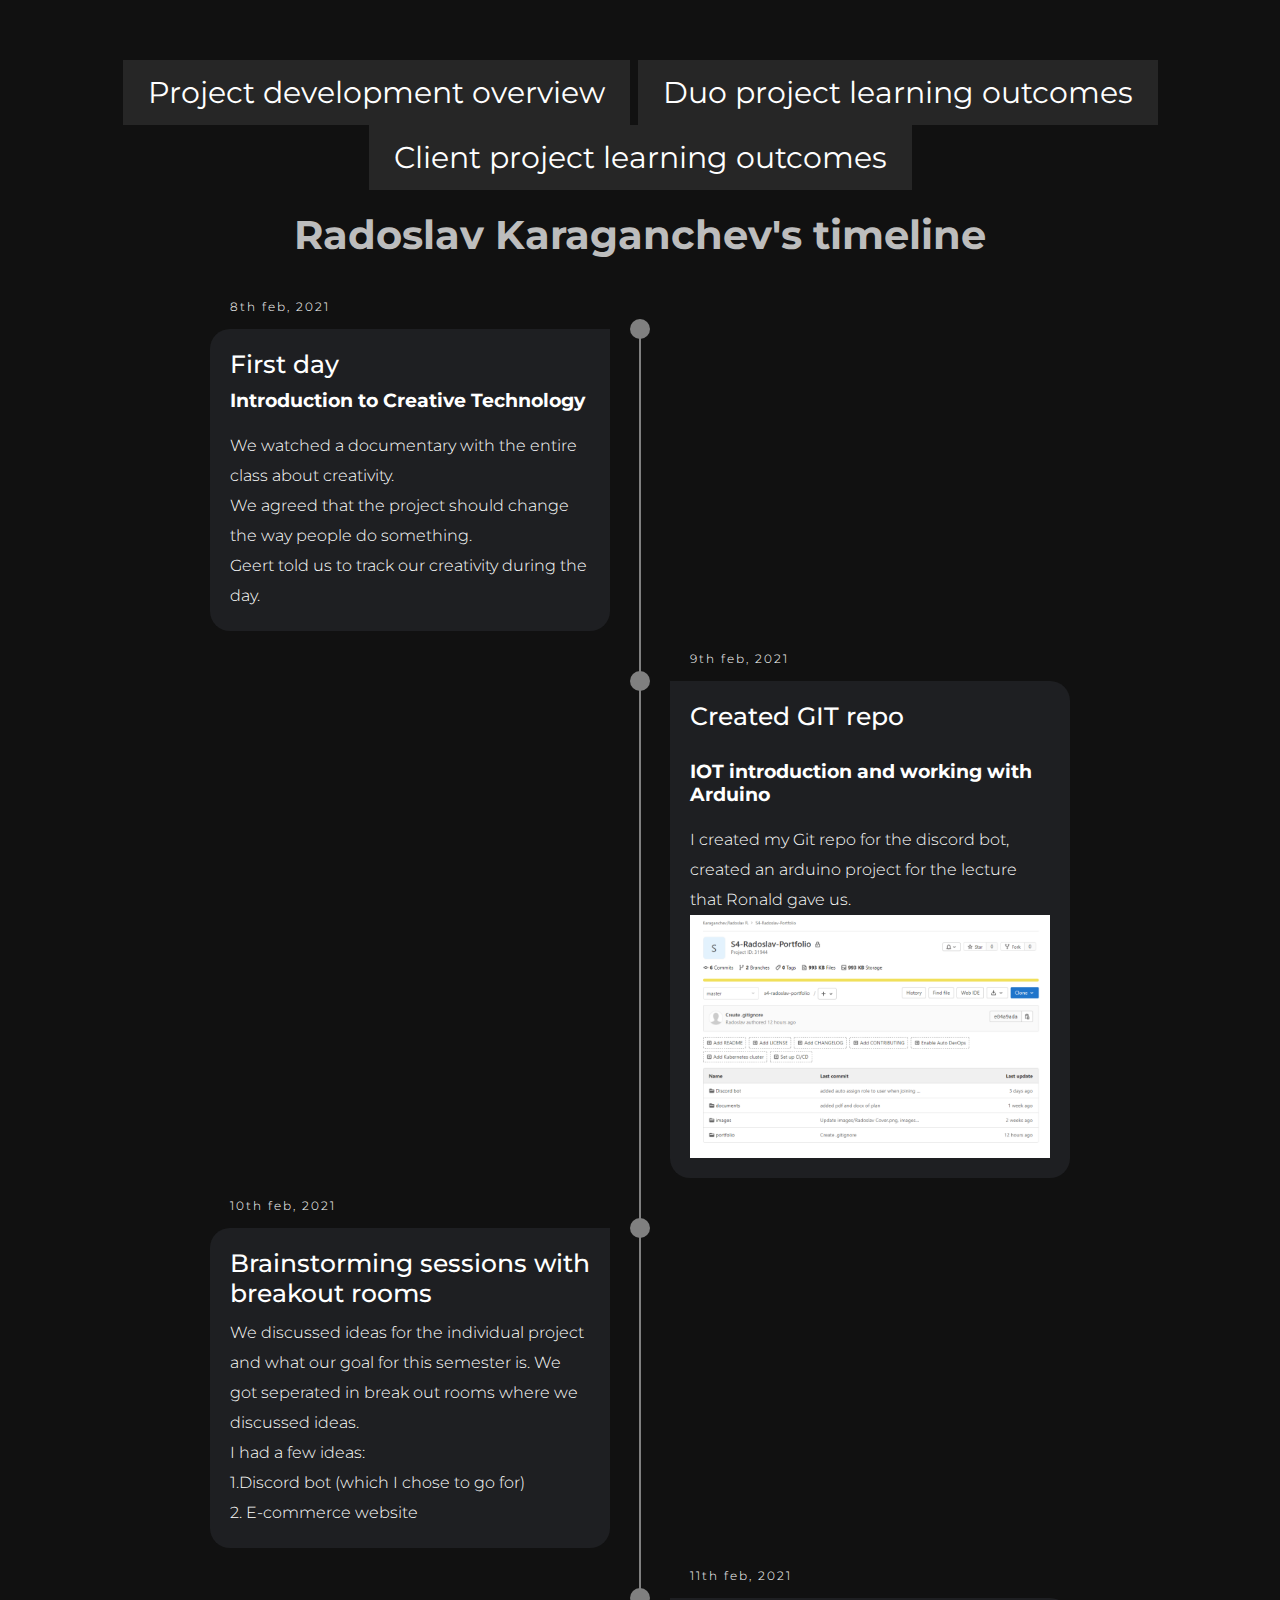
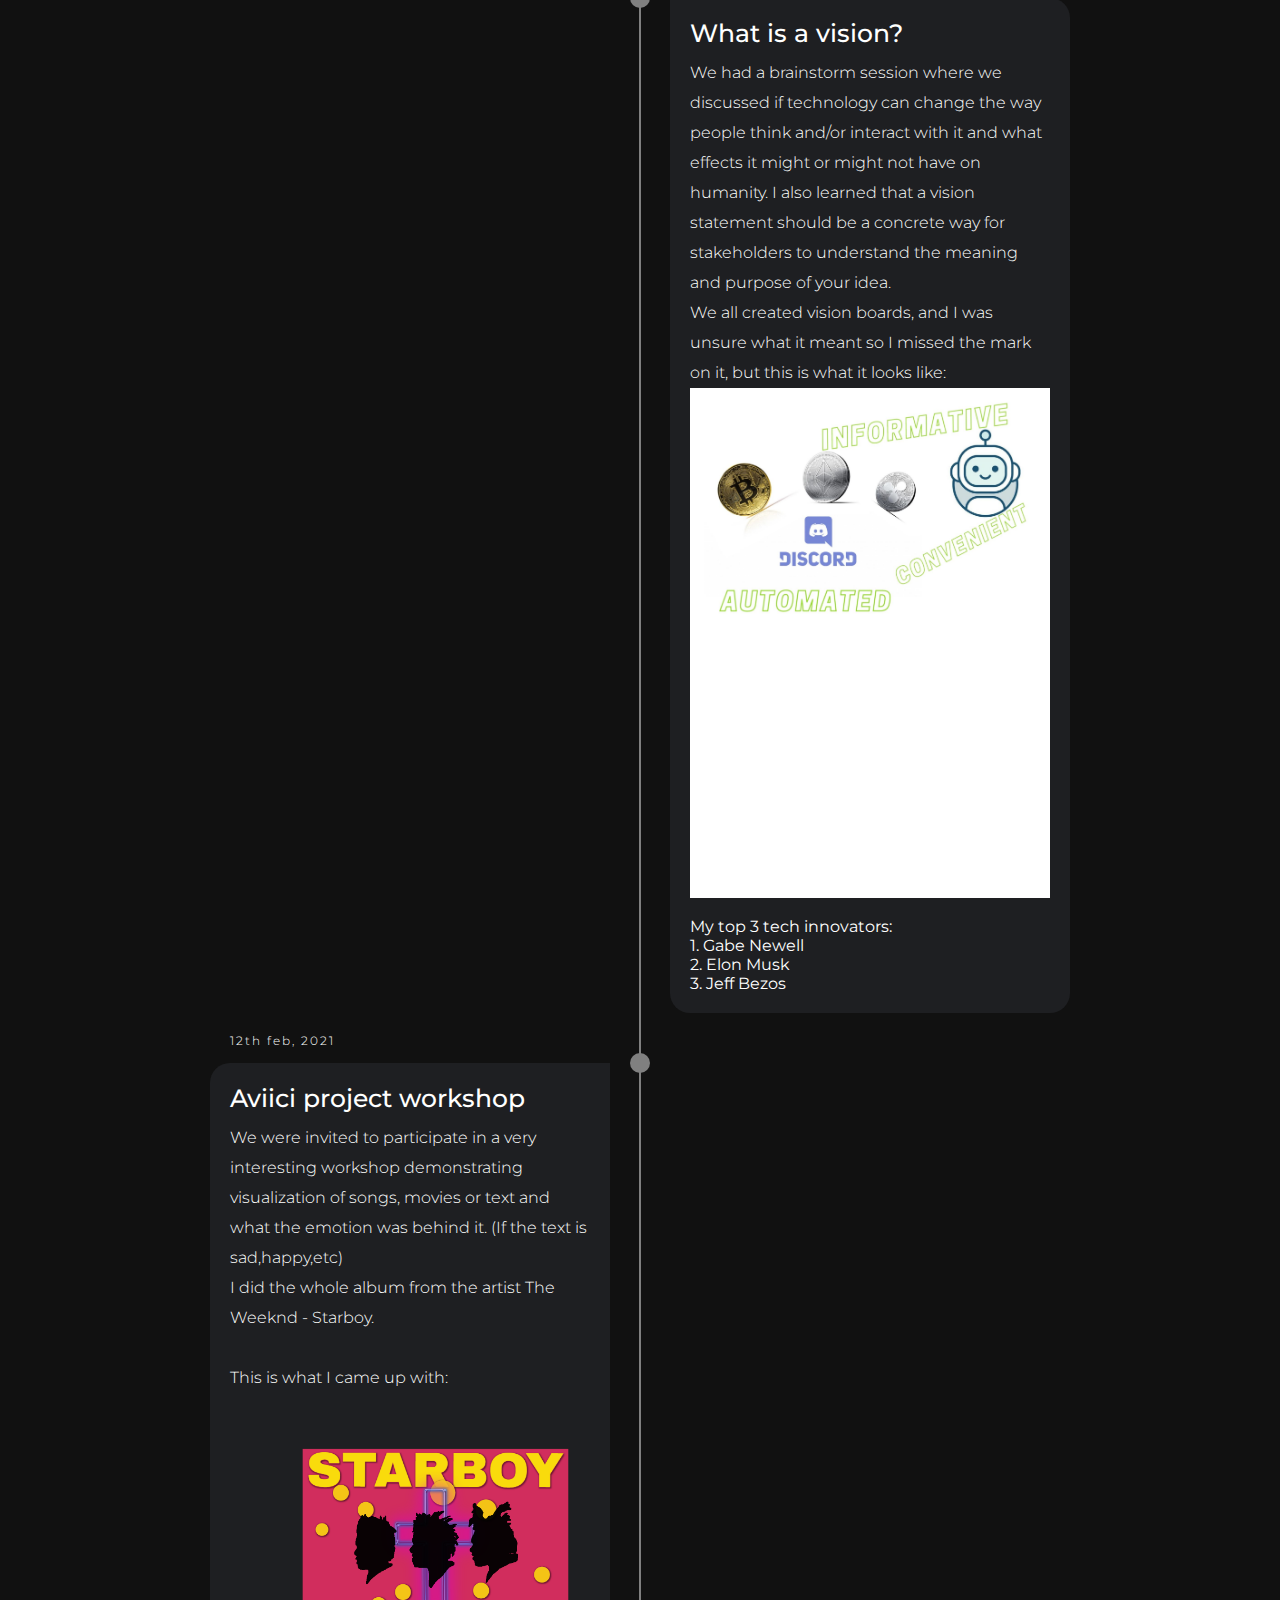
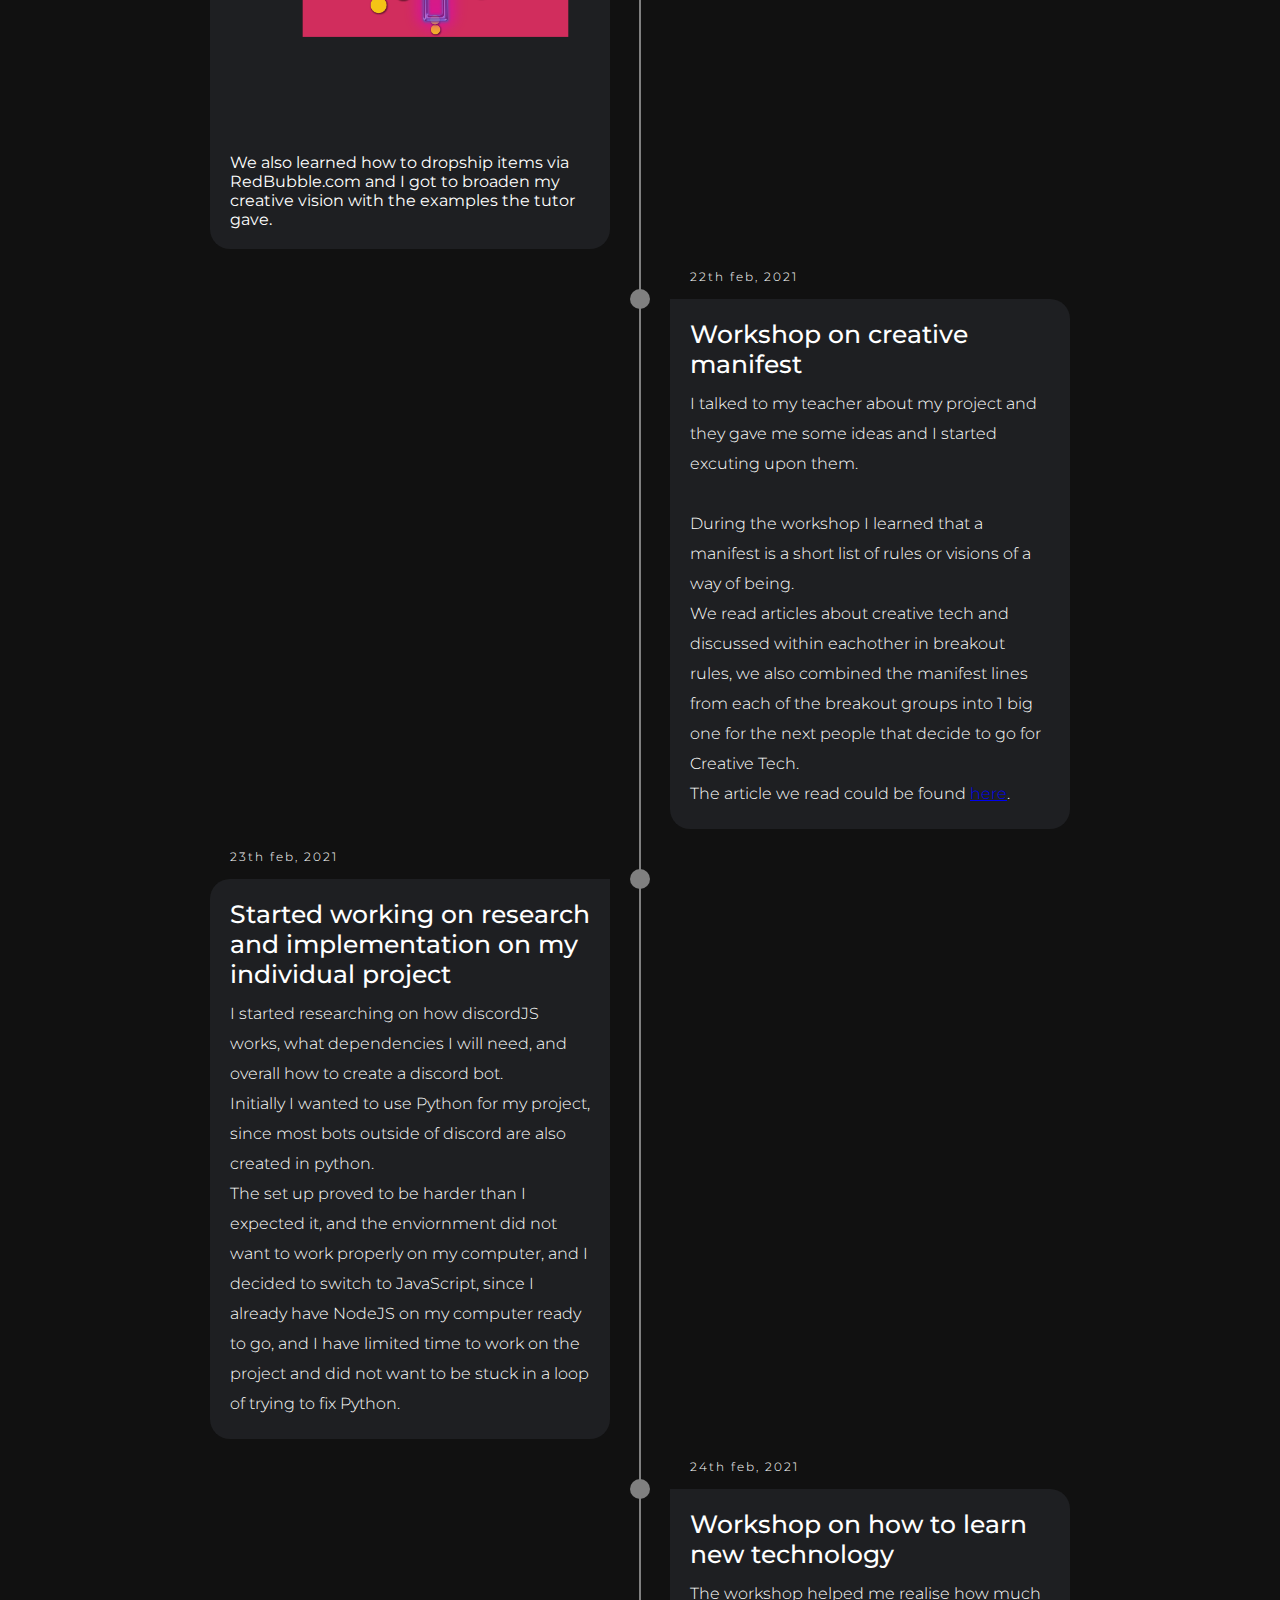
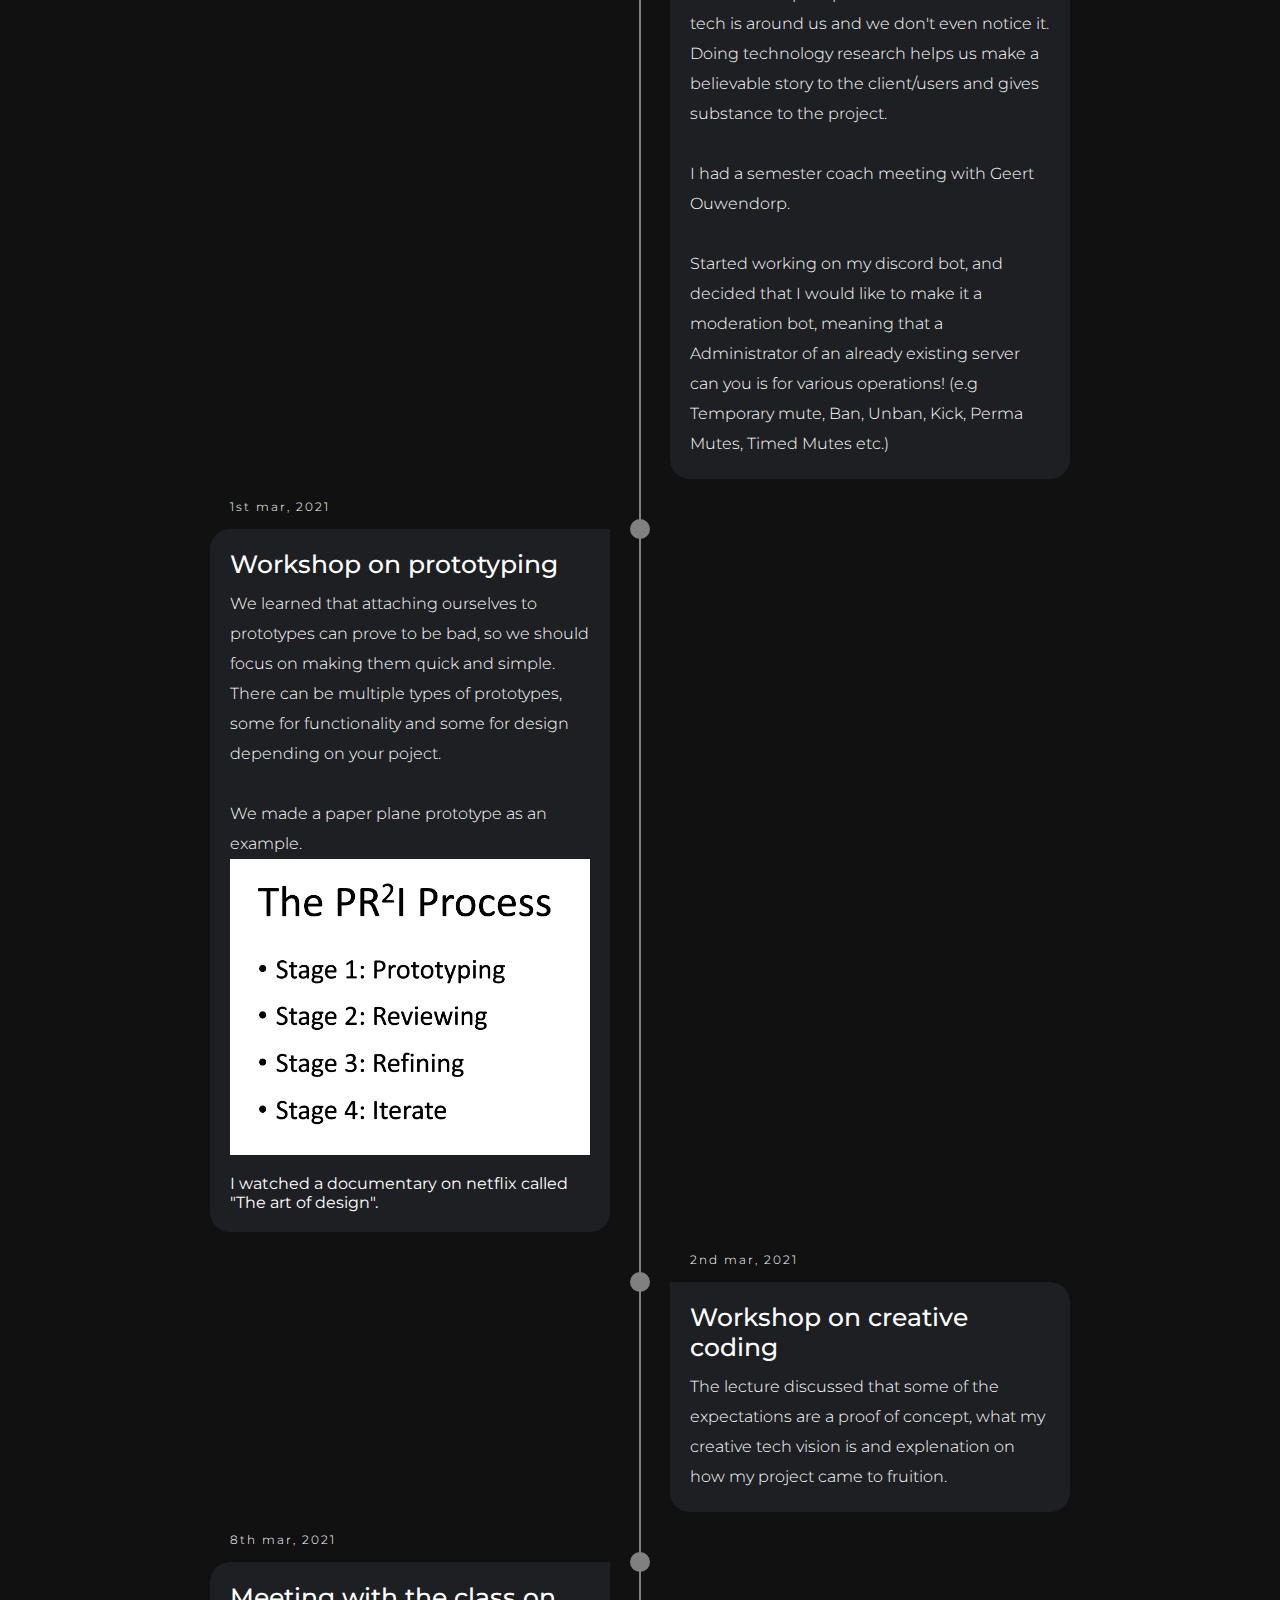
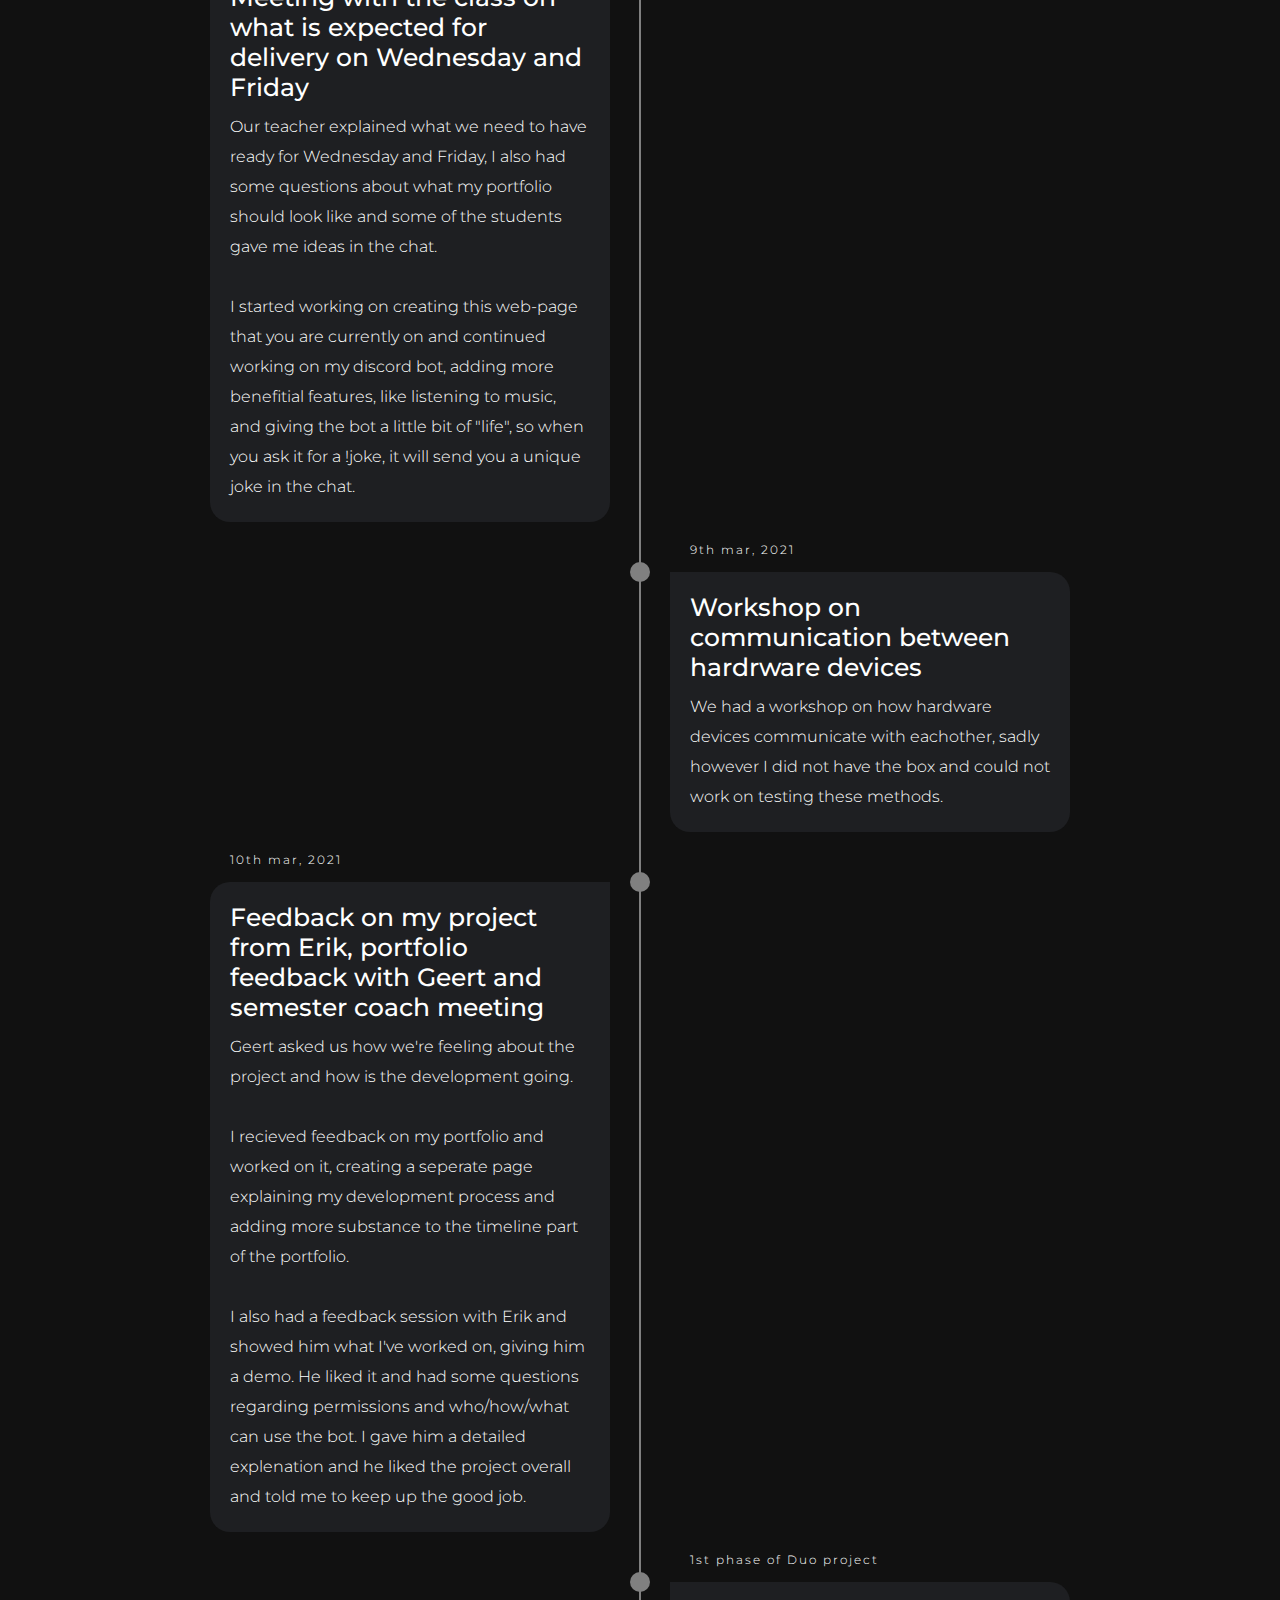
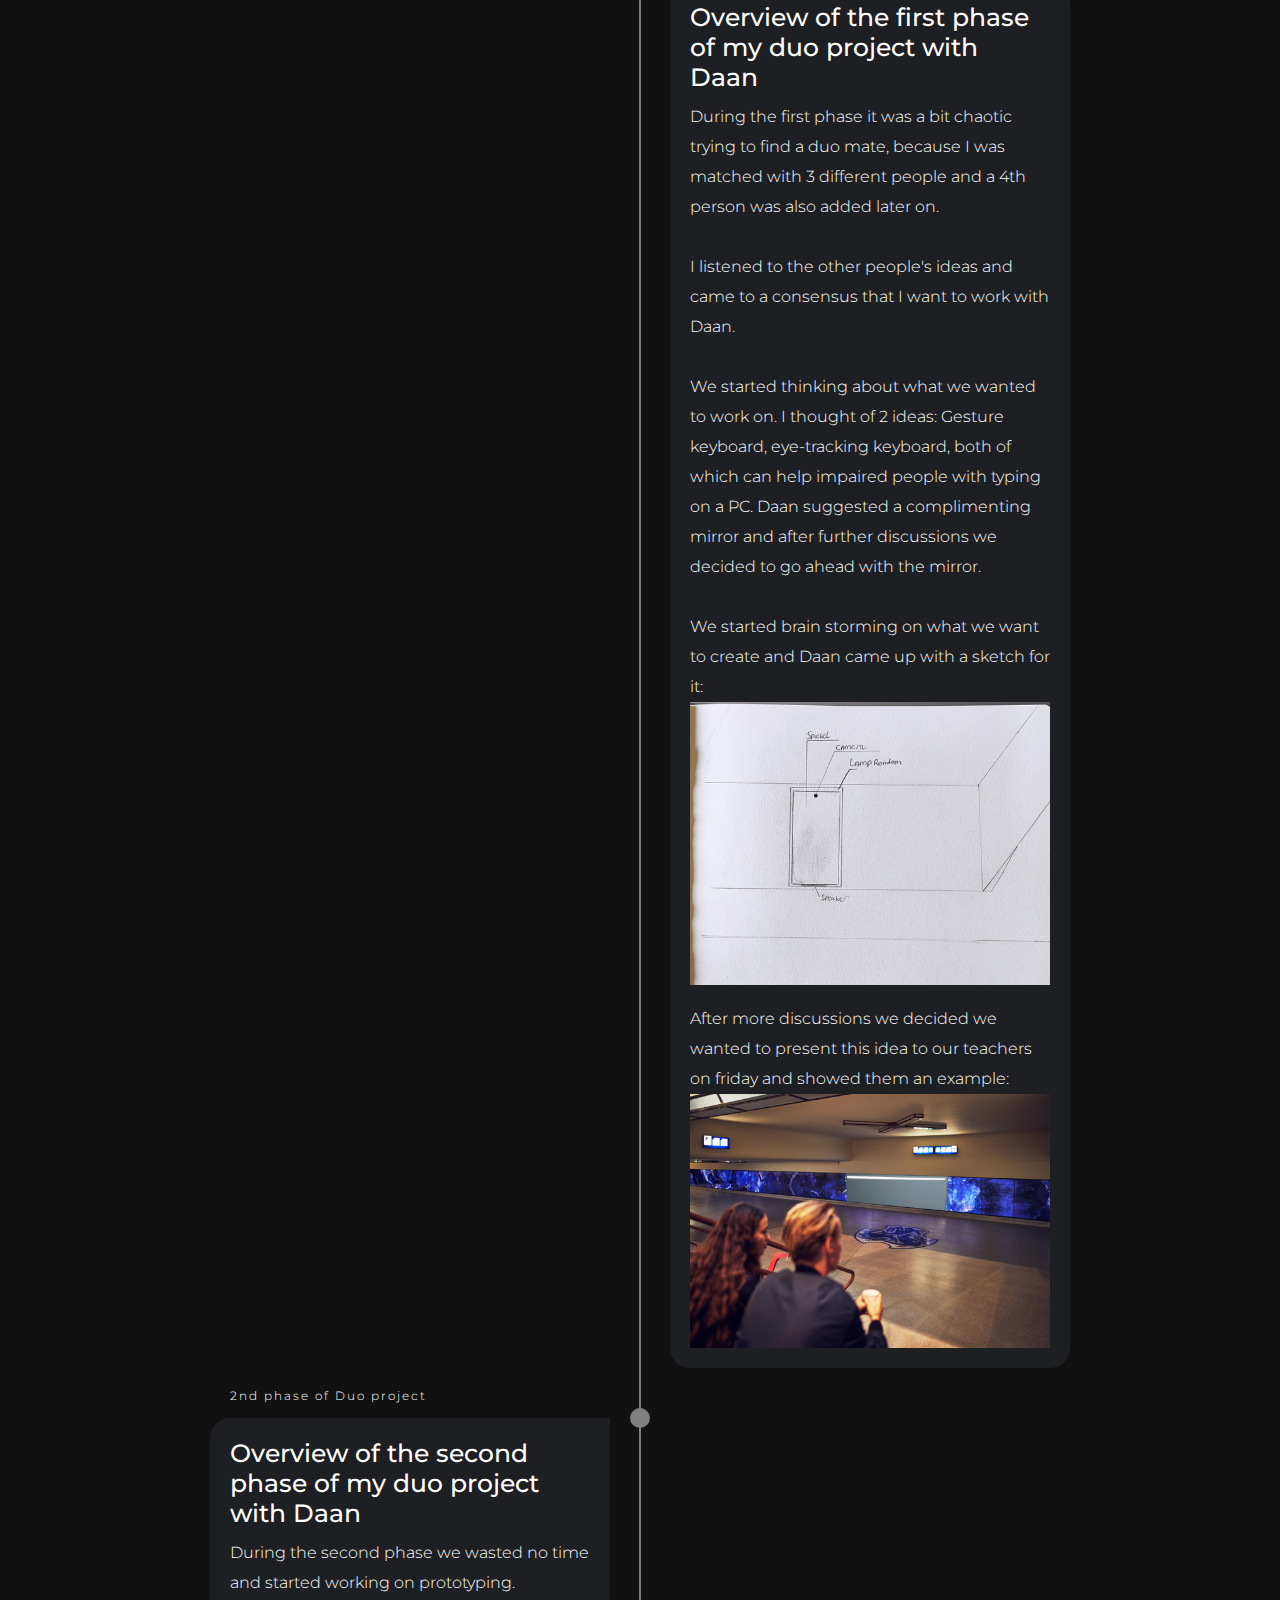
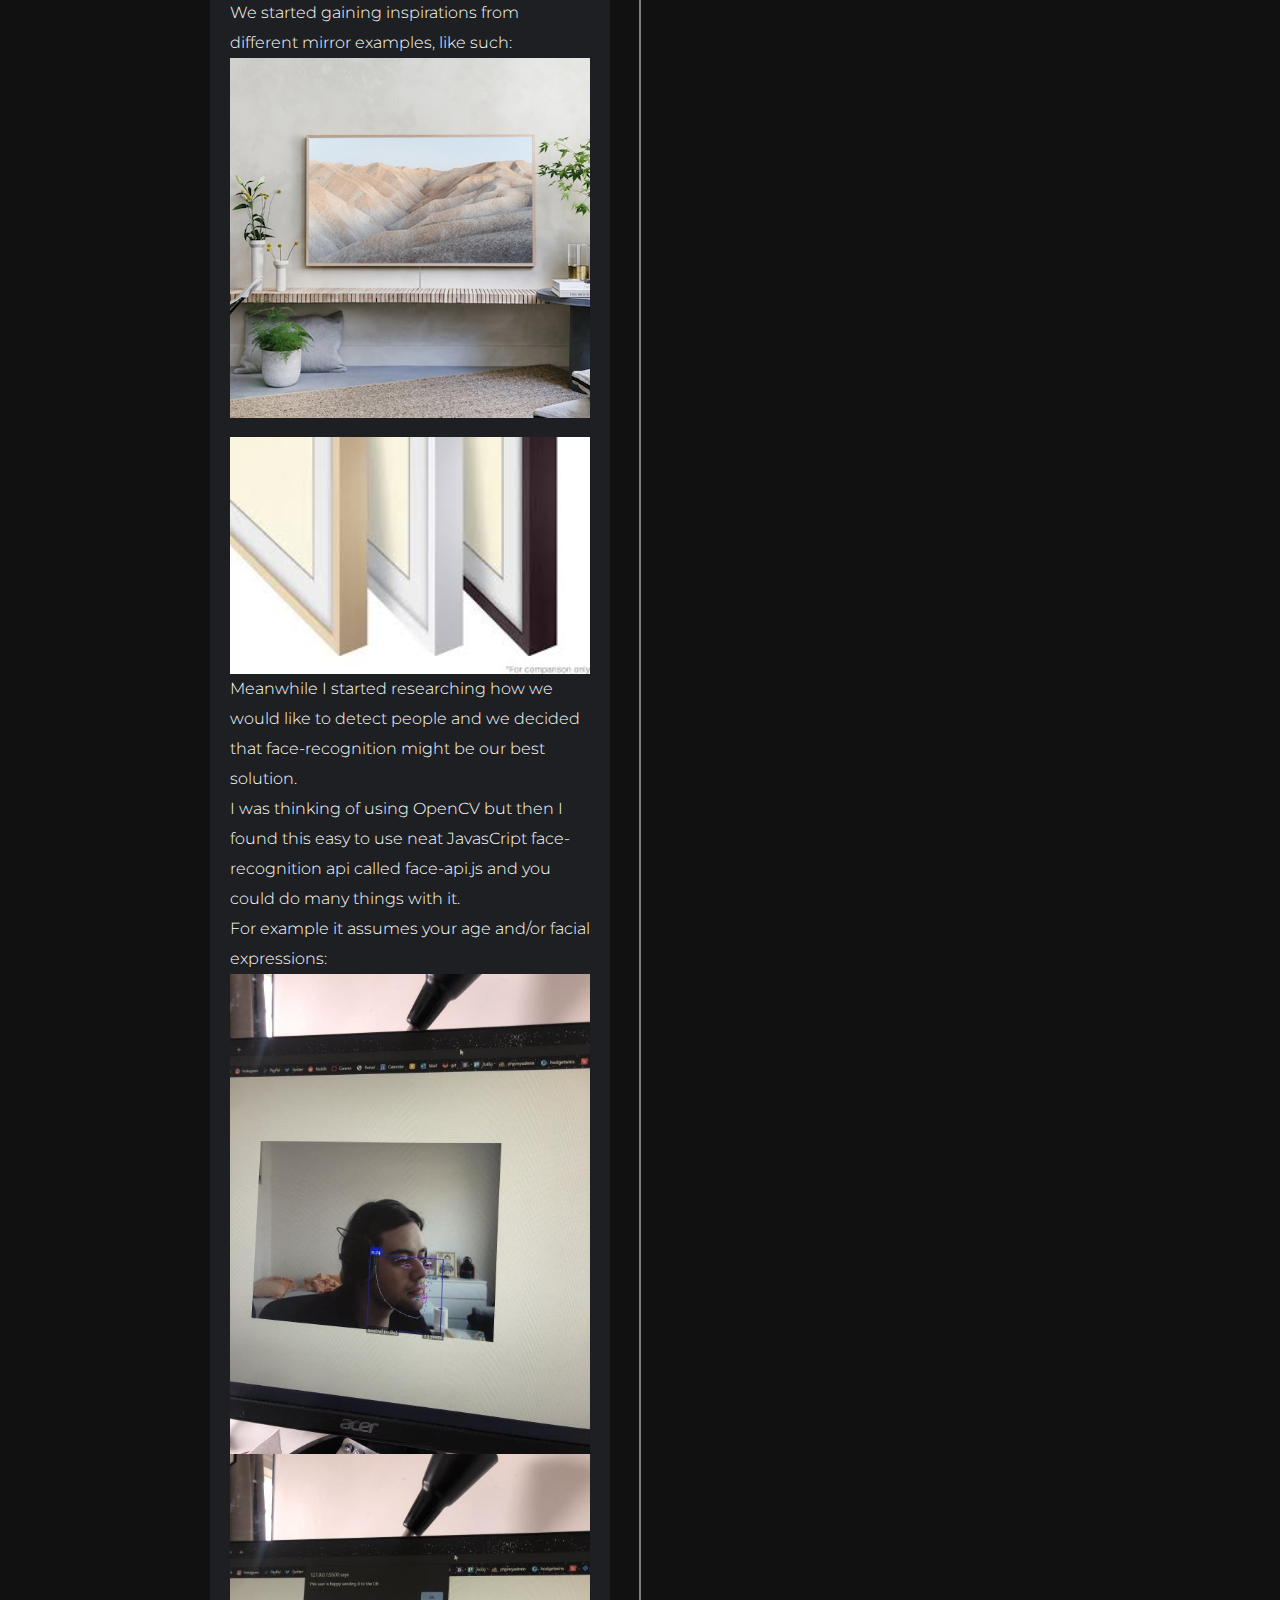
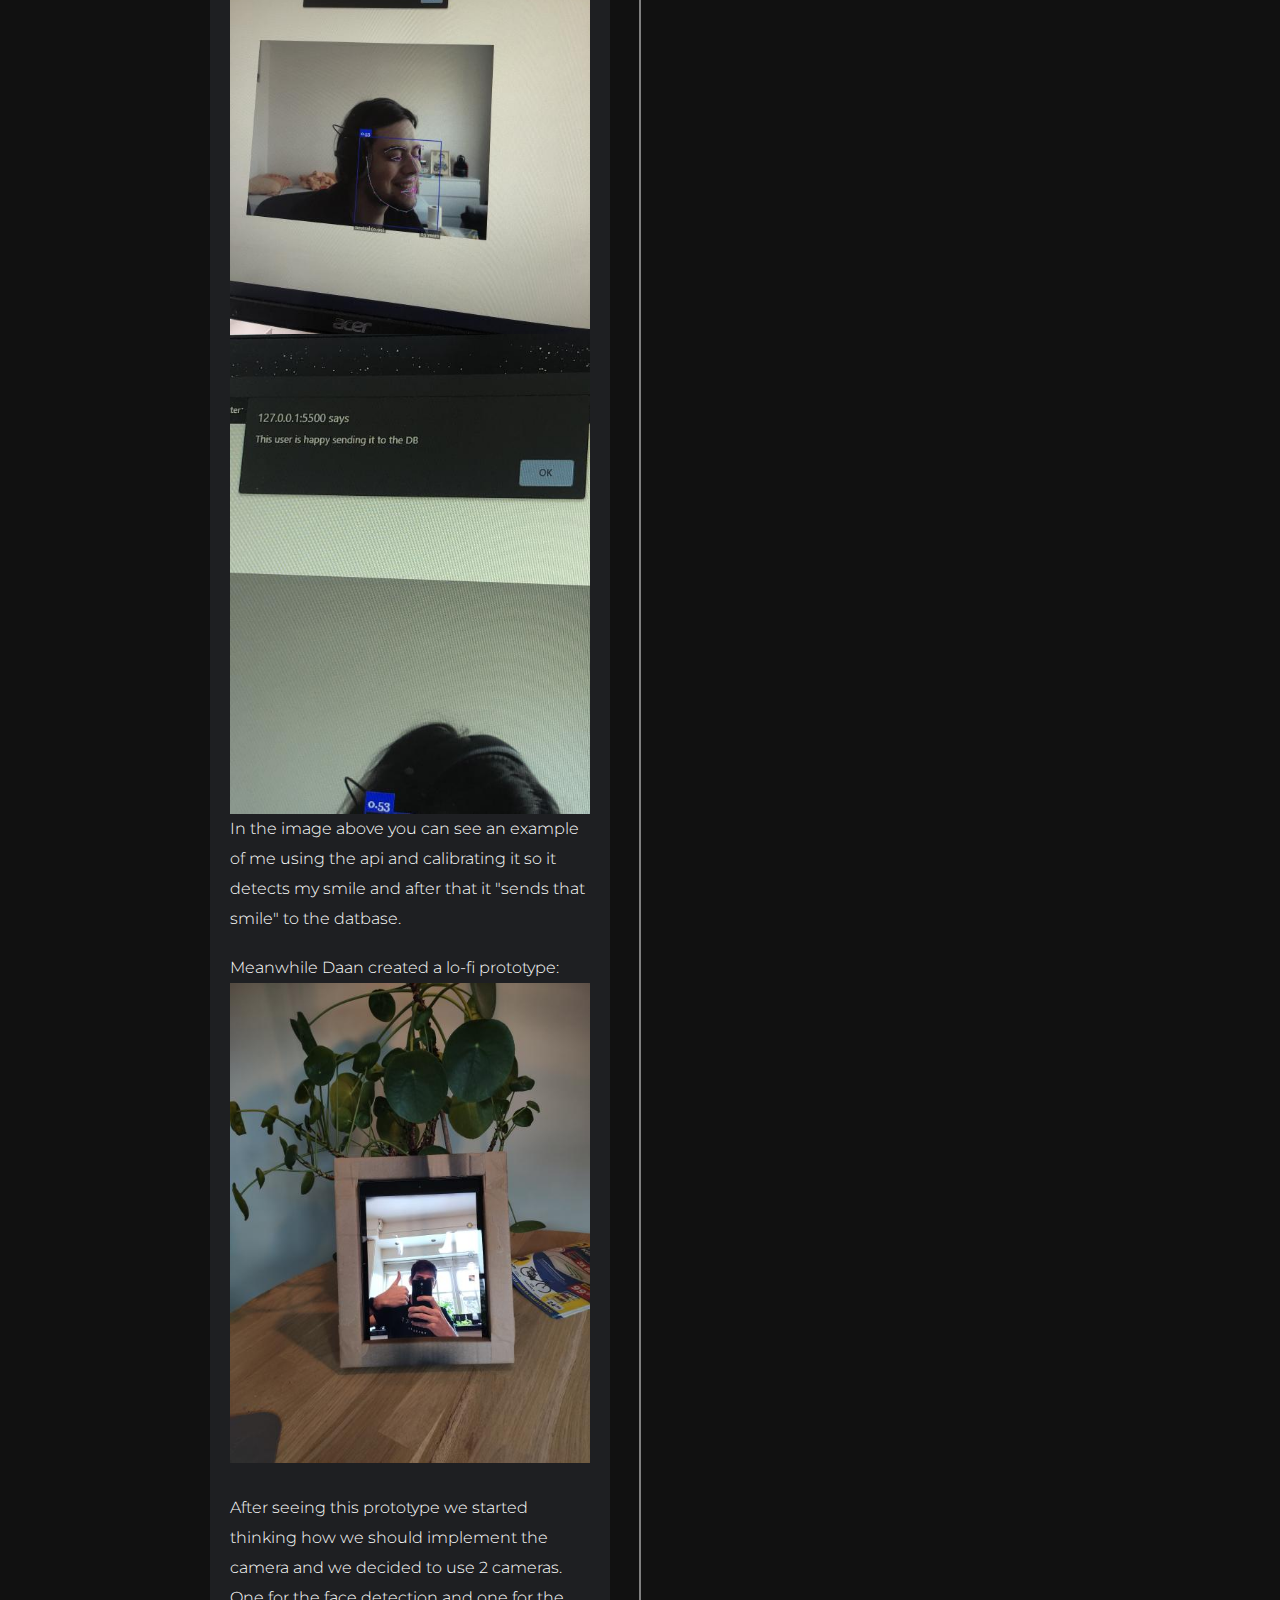
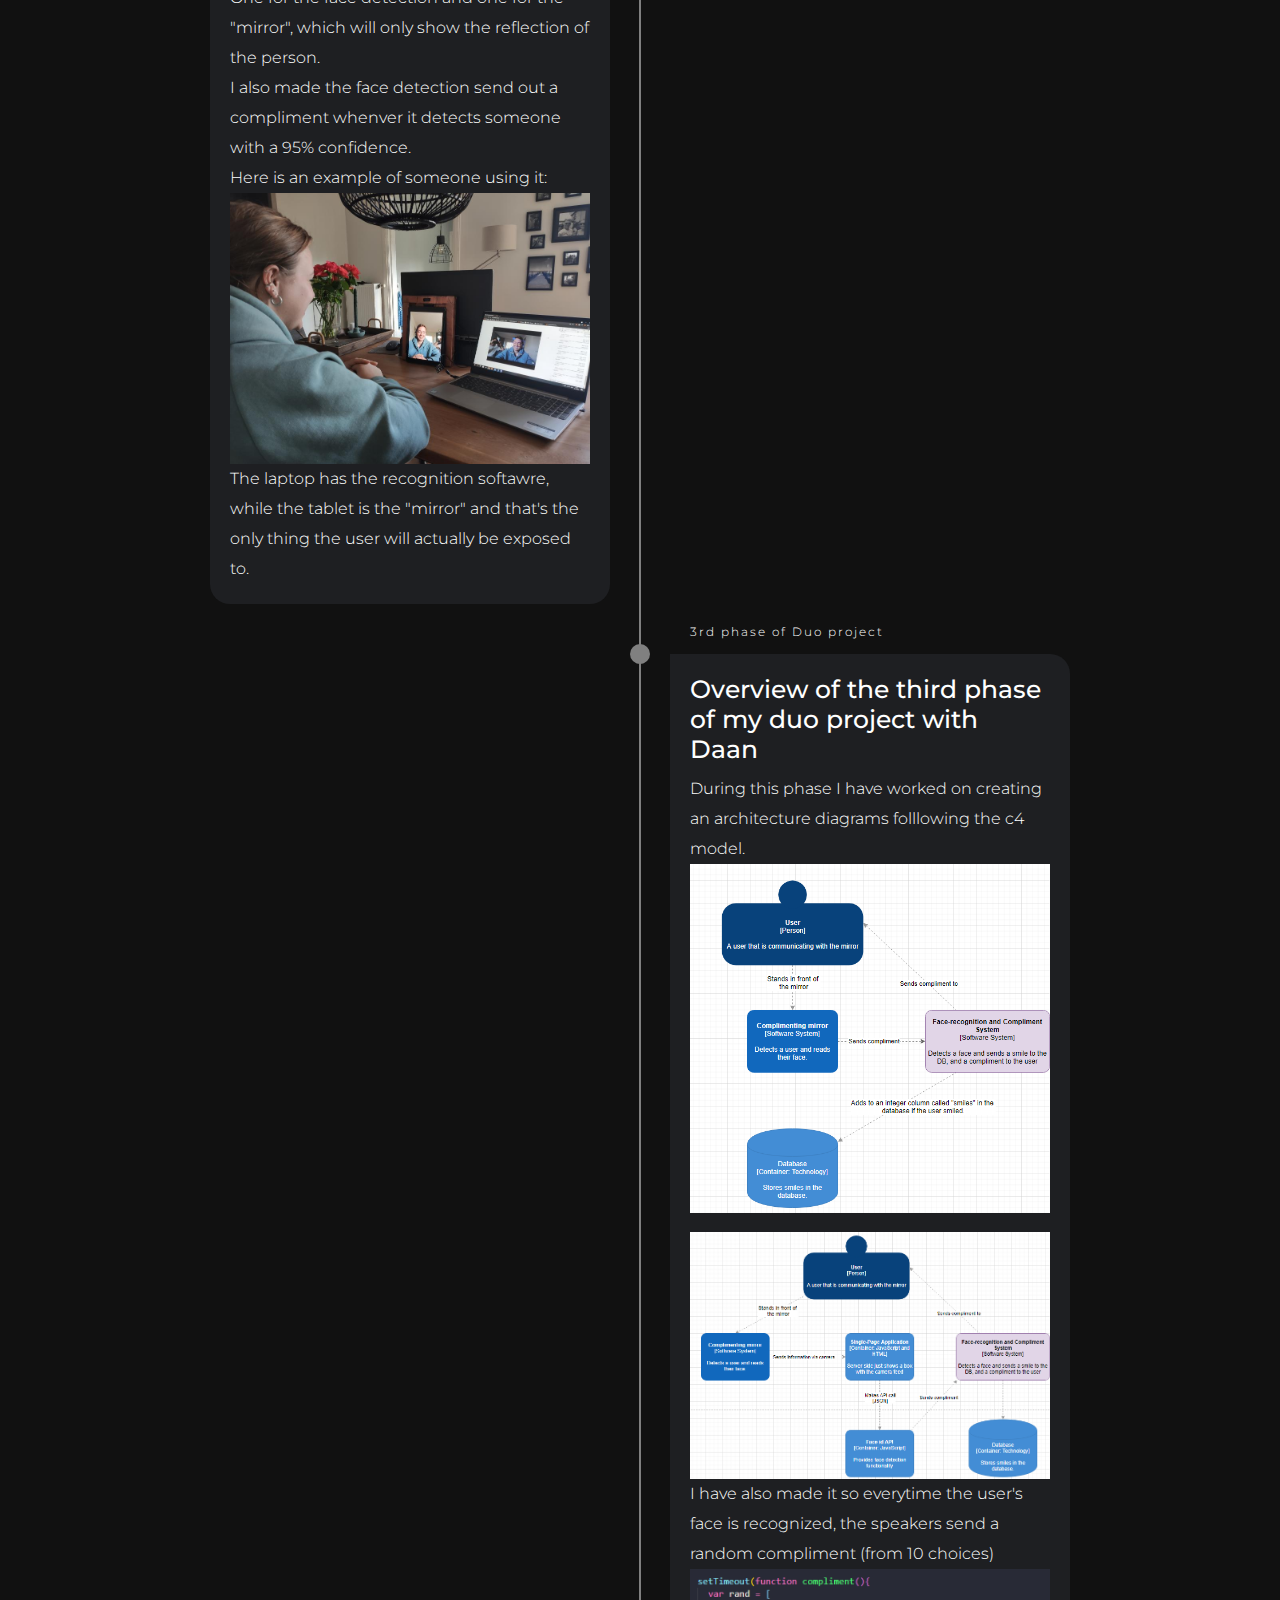
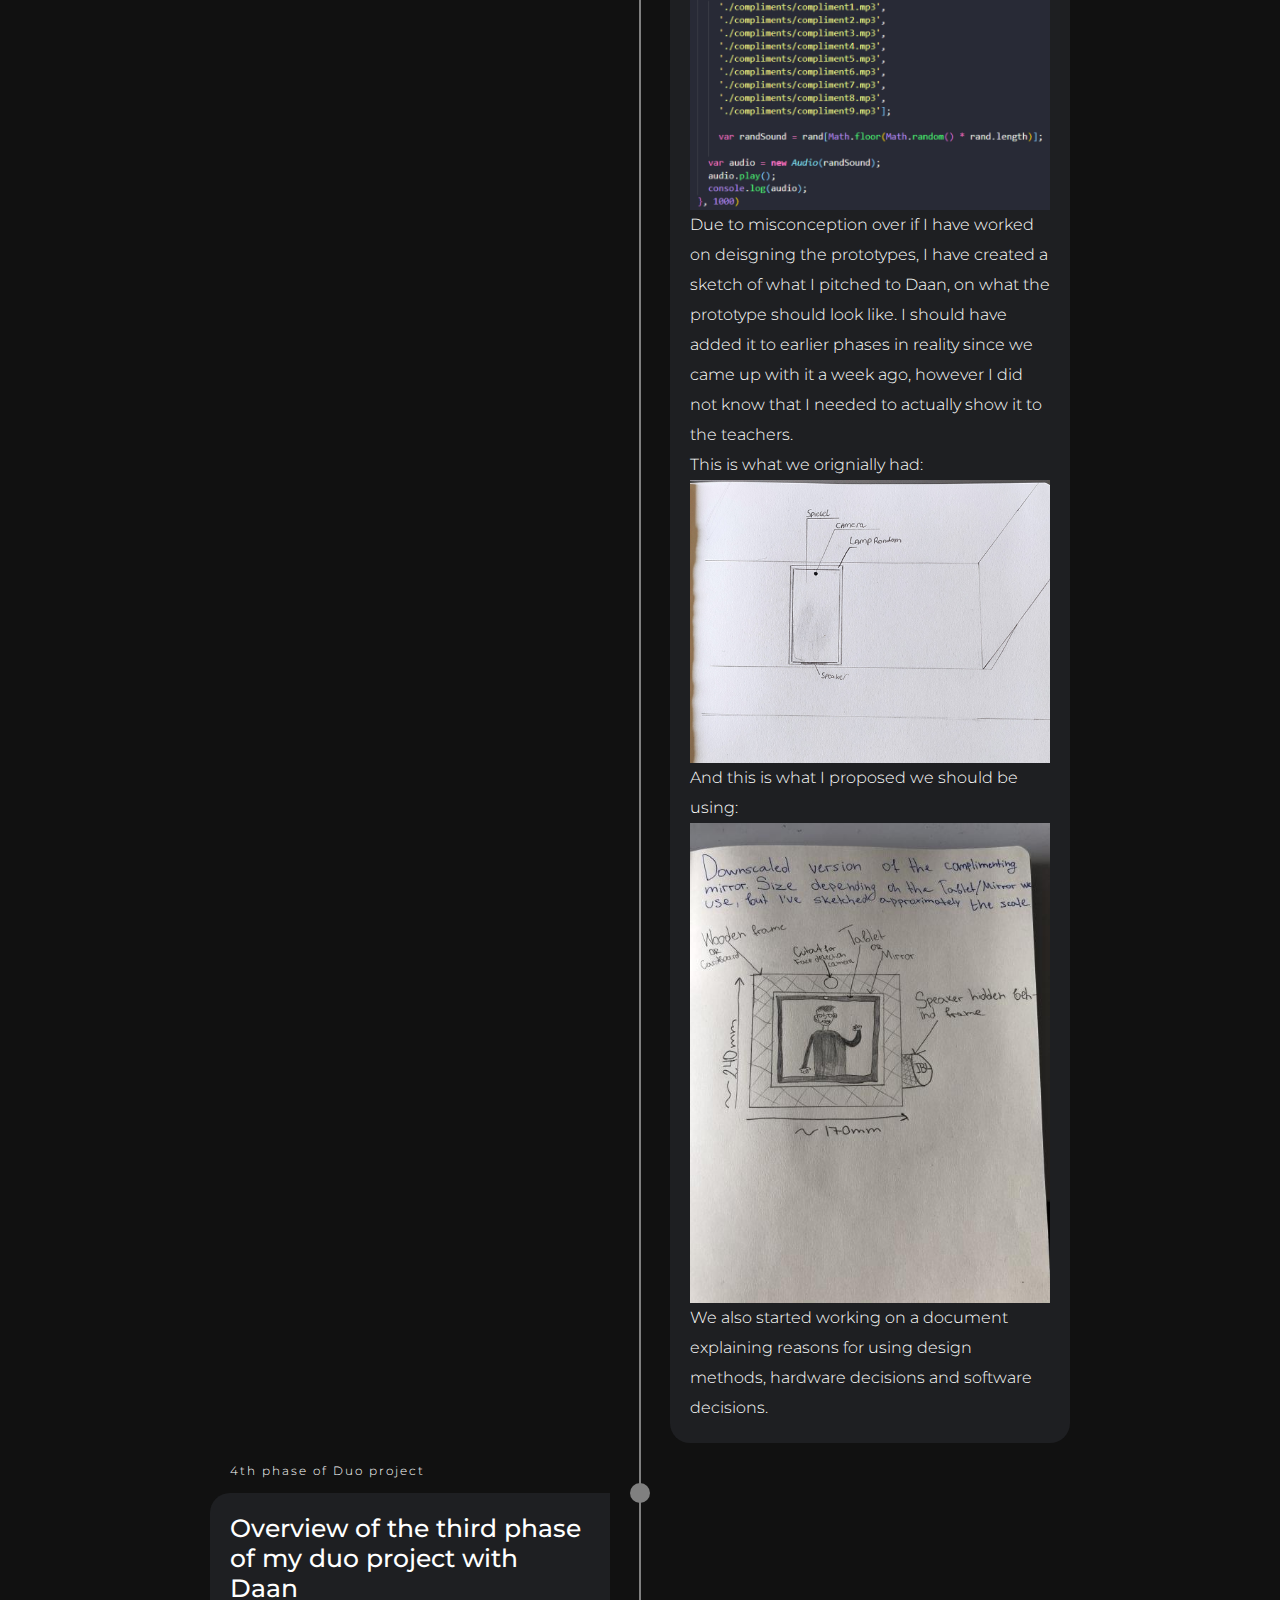
<file: index.html>
<!DOCTYPE html>
<html lang="en">

<head>
  <meta charset="UTF-8">
  <meta http-equiv="X-UA-Compatible" content="IE=edge">
  <meta name="viewport" content="width=device-width, initial-scale=1.0">
  <link rel="stylesheet" href="./style.css">
  <title>Portfolio</title>
  <div class="header">

    <a href="./projectdev.html">Project development overview</a>
    <a href="./project_duo.html">Duo project learning outcomes</a>
    <a href="./project_client.html">Client project learning outcomes</a>
    <div class="under_header">
      <h1>Radoslav Karaganchev's timeline </h1>
    </div>


  </div>
  <div class="container">
    <div class="timeline">
      <ul>
        <li>
          <div class="timeline-content">
            <h3 class="date">8th feb, 2021</h3>
            <h1>First day </h1>
            <h3>Introduction to Creative Technology</h3>
            <br>
            <p>We watched a documentary with the entire class about creativity.
              <br>
              We agreed that the project should change the way people do something.
              <br>
              Geert told us to track our creativity during the day.
            </p>
          </div>
        </li>
        <li>
          <div class="timeline-content">
            <h3 class="date">9th feb, 2021</h3>
            <h1>Created GIT repo </h1>
            <br>
            <h3>IOT introduction and working with Arduino</h3>
            <br>
            <p>I created my Git repo for the discord bot, created an arduino project for the lecture that Ronald gave
              us.
              <br>
            <div class="imageContainer">

              <img style="display:block;" width="100%" height="100%" src="images/git.png" alt="">
            </div>
            </p>
          </div>
        </li>
        <li>
          <div class="timeline-content">
            <h3 class="date">10th feb, 2021</h3>
            <h1>Brainstorming sessions with breakout rooms </h1>
            <p>We discussed ideas for the individual project and what our goal for this semester is. We got seperated in
              break out rooms where we discussed ideas.

              <br>
              I had a few ideas:
              <br>
              1.Discord bot (which I chose to go for)
              <br>
              2. E-commerce website
            </p>
          </div>
        </li>
        <li>
          <div class="timeline-content">
            <h3 class="date">11th feb, 2021</h3>
            <h1>What is a vision?</h1>
            <p>We had a brainstorm session where we discussed if technology can change the way people think and/or
              interact with it and what effects it might or might not have on humanity. I also learned that a vision
              statement should be a concrete way for stakeholders to understand the meaning and purpose of your idea.
              <br>
              We all created vision boards, and I was unsure what it meant so I missed the mark on it, but this is what
              it looks like:
            <div class="imageContainer">

              <img style="display:block;" width="100%" height="100%" src="images/Automation.jpg" alt="">
            </div>
            </p>
            <br>
            My top 3 tech innovators:
            <br>
            1. Gabe Newell
            <br>
            2. Elon Musk
            <br>
            3. Jeff Bezos
          </div>
        </li>
        <li>
          <div class="timeline-content">
            <h3 class="date">12th feb, 2021</h3>
            <h1>Aviici project workshop </h1>
            <p>We were invited to participate in a very interesting workshop demonstrating visualization of songs,
              movies or text and what the emotion was behind it. (If the text is sad,happy,etc)
              <br>
              I did the whole album from the artist The Weeknd - Starboy.
              <br>
              <br>
              This is what I came up with:
            <div class="imageContainer">

              <img style="display:block;" width="100%" height="100%" src="images/Radoslav Cover.png" alt="">
            </div>

            We also learned how to dropship items via RedBubble.com and I got to broaden my creative vision with the
            examples the tutor gave.
            </p>
          </div>
        </li>
        <li>
          <div class="timeline-content">
            <h3 class="date">22th feb, 2021</h3>
            <h1>Workshop on creative manifest </h1>
            <p>I talked to my teacher about my project and they gave me some ideas and I started excuting upon them.
              <br>
              <br>
              During the workshop I learned that a manifest is a short list of rules or visions of a way of being.
              <br>
              We read articles about creative tech and discussed within eachother in breakout rules, we also combined
              the manifest lines from each of the breakout groups into 1 big one for the next people that decide to go
              for Creative Tech.
              <br>
              The article we read could be found <a
                href="https://medium.com/@laserpilot/advice-for-creative-technologists-21f3f220b2" target="_blank">here</a>.
            </p>
          </div>
        </li>
        <li>
          <div class="timeline-content">
            <h3 class="date">23th feb, 2021</h3>
            <h1>Started working on research and implementation on my individual project</h1>
            <p>
              I started researching on how discordJS works, what dependencies I will need, and overall how to create a
              discord bot.
              <br>
              Initially I wanted to use Python for my project, since most bots outside of discord are also created in
              python.
              <br>
              The set up proved to be harder than I expected it, and the enviornment did not want to work properly on my
              computer, and I decided to switch to JavaScript, since I already have NodeJS on my computer ready to go,
              and I have limited time to work on the project and did not want to be stuck in a loop of trying to fix
              Python.
            </p>
          </div>
        </li>
        <li>
          <div class="timeline-content">
            <h3 class="date">24th feb, 2021</h3>
            <h1>Workshop on how to learn new technology </h1>
            <p>
              The workshop helped me realise how much tech is around us and we don't even notice it.
              <br>
              Doing technology research helps us make a believable story to the client/users and gives substance to the
              project.
              <br>
              <br>
              I had a semester coach meeting with Geert Ouwendorp.
              <br>
              <br>
              Started working on my discord bot, and decided that I would like to make it a moderation bot, meaning that
              a Administrator of an already existing server can you is for various operations! (e.g Temporary mute, Ban,
              Unban, Kick, Perma Mutes, Timed Mutes etc.)
            </p>
          </div>
        </li>
        <li>
          <div class="timeline-content">
            <h3 class="date">1st mar, 2021</h3>
            <h1>Workshop on prototyping </h1>
            <p>
              We learned that attaching ourselves to prototypes can prove to be bad, so we should focus on making them
              quick and simple.
              There can be multiple types of prototypes, some for functionality and some for design depending on your
              poject.
              <br>
              <br>
              We made a paper plane prototype as an example.
            <div class="imageContainer">

              <img style="display:block;" width="100%" height="100%" src="images/image0.png" alt="">
            </div>
            <br>
            I watched a documentary on netflix called "The art of design".
            </p>
          </div>
        </li>
        <li>
          <div class="timeline-content">
            <h3 class="date">2nd mar, 2021</h3>
            <h1>Workshop on creative coding </h1>
            <p>
              The lecture discussed that some of the expectations are a proof of concept, what my creative tech vision
              is and explenation on how my project came to fruition.
            </p>
          </div>
        </li>
        <li>
          <div class="timeline-content">
            <h3 class="date">8th mar, 2021</h3>
            <h1>Meeting with the class on what is expected for delivery on Wednesday and Friday </h1>
            <p>
              Our teacher explained what we need to have ready for Wednesday and Friday, I also had some questions about
              what my portfolio should look like and some of the students gave me ideas in the chat.
              <br>
              <br>
              I started working on creating this web-page that you are currently on and continued working on my discord
              bot, adding more benefitial features, like listening to music, and giving the bot a little bit of "life",
              so when you ask it for a !joke, it will send you a unique joke in the chat.
            </p>
          </div>
        </li>
        <li>
          <div class="timeline-content">
            <h3 class="date">9th mar, 2021</h3>
            <h1>Workshop on communication between hardrware devices </h1>
            <p>
              We had a workshop on how hardware devices communicate with eachother, sadly however I did not have the box
              and could not work on testing these methods.
            </p>
          </div>
        </li>
        <li>
          <div class="timeline-content">
            <h3 class="date">10th mar, 2021</h3>
            <h1>Feedback on my project from Erik, portfolio feedback with Geert and semester coach meeting</h1>
            <p>
              Geert asked us how we're feeling about the project and how is the development going.
              <br>
              <br>
              I recieved feedback on my portfolio and worked on it, creating a seperate page explaining my development
              process and adding more substance to the timeline part of the portfolio.
              <br>
              <br>
              I also had a feedback session with Erik and showed him what I've worked on, giving him a demo. He liked it
              and had some questions regarding permissions and who/how/what can use the bot. I gave him a detailed
              explenation and he liked the project overall and told me to keep up the good job.
            </p>
          </div>
        </li>
        <li>
          <div class="timeline-content">
            <h3 class="date">1st phase of Duo project</h3>
            <h1>Overview of the first phase of my duo project with Daan</h1>
            <p>
              During the first phase it was a bit chaotic trying to find a duo mate, because I was matched with 3
              different people and a 4th person was also added later on.
              <br>
              <br>
              I listened to the other people's ideas and came to a consensus that I want to work with Daan.
              <br>
              <br>
              We started thinking about what we wanted to work on. I thought of 2 ideas: Gesture keyboard,
              eye-tracking keyboard, both of which can help impaired people with typing on a PC. Daan suggested a
              complimenting mirror and after further discussions we decided to go ahead with the mirror.
              <br>
              <br>
              We started brain storming on what we want to create and Daan came up with a sketch for it:
            <div class="imageContainer">

              <img style="display:block;" width="100%" height="100%" src="images/daan-sketch.png" alt="">
            </div>
            <br>
            <p>


              After more discussions we decided we wanted to present this idea to our teachers on friday and showed them
              an example:
            </p>
            <div class="imageContainer">

              <img style="display:block;" width="100%" height="100%" src="images/example.png" alt="">
            </div>
            </p>
          </div>
        </li>
        <li>
          <div class="timeline-content">
            <h3 class="date">2nd phase of Duo project</h3>
            <h1>Overview of the second phase of my duo project with Daan</h1>
            <p>
              During the second phase we wasted no time and started working on prototyping.
              <br>
              We started gaining inspirations from different mirror examples, like such:
            <div class="imageContainer">

              <img style="display:block;" width="100%" height="100%" src="images/inspiration1.png" alt="">
              <br>
              <img style="display:block;" width="100%" height="100%" src="images/inspiration2.png" alt="">
            </div>
            <p>


              Meanwhile I started researching how we would like to detect people and we decided that face-recognition
              might be our best solution.
              <br>
              I was thinking of using OpenCV but then I found this easy to use neat JavasCript face-recognition api
              called face-api.js and you could do many things with it.
              <br>
              For example it assumes your age and/or facial expressions:
            </p>
            <div class="imageContainer">

              <img style="display:block;" width="100%" height="100%" src="images/img.jpg" alt="">
              <img style="display:block;" width="100%" height="100%" src="images/image1.jpg" alt="">
              <img style="display:block;" width="100%" height="100%" src="images/image2.jpg" alt="">
            </div>
            <p>

              In the image above you can see an example of me using the api and calibrating it so it detects my smile
              and after that it "sends that smile" to the datbase.
            </p>
            <br>
            <p>

              Meanwhile Daan created a lo-fi prototype:
            </p>
            <div class="imageContainer">
              <img style="display:block;" width="100%" height="100%" src="images/daan-lofi.jpg" alt="">
            </div>
            <p>


              <br>
              After seeing this prototype we started thinking how we should implement the camera and we decided to use 2
              cameras. One for the face detection and one for the "mirror", which will only show the reflection of the
              person.
              <br>
              I also made the face detection send out a compliment whenver it detects someone with a 95% confidence.
              <br>
              Here is an example of someone using it:
            </p>
            <div class="imageContainer">

              <img style="display:block;" width="100%" height="100%" src="images/daan-family-member.jpg" alt="">
            </div>
            <p>

              The laptop has the recognition softawre, while the tablet is the "mirror" and that's the only thing the
              user will actually be exposed to.
            </p>
            </p>
          </div>
        </li>
        <li>
          <div class="timeline-content">
            <h3 class="date">3rd phase of Duo project</h3>
            <h1>Overview of the third phase of my duo project with Daan</h1>
            <p>
              During this phase I have worked on creating an architecture diagrams folllowing the c4 model.
            <div class="imageContainer">
              <img style="display:block;" width="100%" height="100%" src="images/c4-1.png" alt="">
              <br>
              <img style="display:block;" width="100%" height="100%" src="images/c4-2.png" alt="">
            </div>
            <p>
              I have also made it so everytime the user's face is recognized, the speakers send a random compliment
              (from 10 choices)
            <div class="imageContainer">
              <img style="display:block;" width="100%" height="100%" src="images/random_compliment.png" alt="">
            </div>
            </p>
            <p>
              Due to misconception over if I have worked on deisgning the prototypes, I have created a sketch of what I
              pitched to Daan, on what the prototype should look like. I should have added it to earlier phases in
              reality since we came up with it a week ago, however I did not know that I needed to actually show it to
              the teachers.
              <br>
              This is what we orignially had:
            <div class="imageContainer">
              <img style="display:block;" width="100%" height="100%" src="images/daan-sketch.png" alt="">
            </div>
            <p>
              And this is what I proposed we should be using:
            </p>
            <div class="imageContainer">
              <img style="display:block;" width="100%" height="100%" src="images/sketch.jpg" alt="">
            </div>
            </p>
            <p>
              We also started working on a document explaining reasons for using design methods, hardware decisions and
              software decisions.
            </p>
            </p>

          </div>

        </li>
        <li>
          <div class="timeline-content">
            <h3 class="date">4th phase of Duo project</h3>
            <h1>Overview of the third phase of my duo project with Daan</h1>
            <p>
              During this phase we fixed the compliment spam. I created the use-case and also the activity diagram for
              the project, and helped Daan with the <a
                href="https://docs.google.com/document/d/1w-suCT9KZ3FvZ5rQomQjr-uoV5-ePemeAvPXlWaoQnA/edit?usp=sharing" target="_blank">Test
                Plan.</a>
            <div class="imageContainer">
              <img style="display:block;" width="100%" height="100%" src="images/use-case.png" alt=""><br><img
                style="display:block;" width="100%" height="100%" src="images/activity diagram.jpg" alt="">
            </div>
            </p>

            <p>
              We also switched up our roles and Daan started working mostly on the software, while I started working
              mostly on the prototype and design decissions. I asked Daan to spare me some wood that he had in his
              house, and after I got the pieces, I glued them to a frame that houses the iPad.
            <div class="imageContainer">
              <img style="display:block;" width="100%" height="100%" src="images/frame-parts.jpg" alt=""><br><img
                style="display:block;" width="100%" height="100%" src="images/frame-done.jpg" alt="">
              <img style="display:block;" width="100%" height="100%" src="images/red-paint.jpg" alt="">

            </div>
            <p>
              (unfinished pattern, still need to add black )
            </p>
            <br>


            <p>
              After I've assambled the frame, I decided that in order to make the product lovable, I want to add a
              screen saver with some wavey colors that might intrigue users to approach it (e.g.)
            <div class="imageContainer">
              <img style="display:block;" width="100%" height="100%" src="images/screen-saver.webp" alt="">

            </div>
            <br>
            <p>

              I also decided that adding amibent noise every 5 minutes for example is aslo a great addition into the
              lovable part. And finally I will be painting the frame in a pattern, just to add a little "spice" into it.
            </p>
            <p>
              Finally, I have recorded compliments for when the person has a "neutral" face and a "sad" face. I've asked
              some of my friends what they would like to hear if they were sad, and I added some of the suggestions they
              gave me.
            </p>
            </p>
            </p>

        </li>

        <li>
          <div class="timeline-content">
            <h3 class="date">Visceral, behavioral, reflective design assignment</h3>
            <h1>Example pictures of items I own, and items from the internet</h1>
            <p>
              Items I Own:
              <br>
              Visceral - My Airpods skin
            <div class="imageContainer">
              <img style="display:block;" width="100%" height="100%" src="images/visceral.jpg" alt="">
            </div>
            <p>
              <br>
              Behavioral - My PC
            <div class="imageContainer">
              <img style="display:block;" width="100%" height="100%" src="images/behavioral.jpg" alt="">
            </div>
            </p>
            <br>
            <p>
              Reflective - United States two-dollar bill
            <div class="imageContainer">
              <img style="display:block;" width="100%" height="100%" src="images/reflective.jpg" alt="">
            </div>
            </p>
            <p>
              <br>
              Items I found on the internet:
            <div class="imageContainer">
              <img style="display:block;" width="100%" height="100%" src="images/online-designs.png" alt="">
            </div>

            </p>
            </p>

        </li>
        <li>
          <div class="timeline-content">
            <h3 class="date">1st phase of Client project - Introduction</h3>
            <h1>Client introduction - Handpicked Agencies </h1>
            <p>
              Handpicked Agenciesare a group of labels that focus on digital agency sites. They have 7 companies,
              Handpicked Agencies include digital strategy, design, development, e-commerce and more.
            </p>
            <br>
            <p style="font-weight: bold;">
              Internet of behavior
            </p>
            <p>
              IoB seeks to adress how to read and use data properly, while applying this data to create new products
              from a human psychology perspective. To collect such data, usage of "Internet of Things" is needed, e.g.
              in recent times corona measures such as: only walking at a specific area, wearing a mask and so on. Other
              means could be fitness trackers and health watches that encourage the user to change his behavior in a
              healthier manner.
            </p>
            <br>
            <p style="font-weight: bold;">
              Team
            </p>
            <br>
            <p>
              Anas - Software development
              <br>

              Edin - Media design
              <br>

              Radoslav - Software development
            </p>
          </div>
        </li>
        <li>
          <div class="timeline-content">
            <h3 class="date">2nd phase of Client project - Brainstorming final idea</h3>
            <h1>Coming up with the idea</h1>
            <p>
              This was one of the most challening phase of any project for me personally, because we had a lot of
              freedom to come up with a suitable idea. However, this proved to be easier said than done, since we needed
              to satisfy learning outcomes, client "restricitons", and also follow the IoB and IoT frameworks.
              <br>
              During the brainstorming sessions we came up with a Miro board where we all gave our potential ideas and
              we ultimately chose my idea of sleep behavior.
            <div class="imageContainer">
              <img style="display:block;" width="100%" height="100%" src="images/Miro.png" alt="">
            </div>
            <p>
              Value proposition:
            </p>
            <div class="imageContainerProposition">
              <img style="display:block;" width="100%" height="100%" src="images/proposition.png" alt="">
            </div>
            </p>
            <br>

            Why did we choose sleep?
            <br>
            <p>
              We believe that sleep is one of the most important behaviors of man kind. Lack of sleep has numerous
              negative effects on humans, such as: low immunity, bad mental wellbeing, higher chance of heart disease,
              worse memory and much more.
              <br>
            <p>
              We also believe that people do not get enough sleep, and struggle to keep being productive throughout the
              day, thus why we are going to try and help with sleep deprivation by using IoB and targetting bad sleeping
              habbits. In some cases the lack of productivity can prove to be fatal in some professions, such as
              surgeons, pilots, cruise ship captains, ect.
            </p>
            </p>
            <br>
            What if we all had enough sleep?
            <p>
              The benefits of good sleep are too many to list, but a great refrence is <a
                href="https://www.netflix.com/nl-en/title/81328827" target="_blank">this netflix series</a>. Some benefits are: getting
              sick less often, lowering your risk of diabetes or heart problems,
              reducing stress and improving overall mood, thinking more clearly and performing better at the workplace
              and/or school. I strongly believe that during these troubled times, with the pandemic still being
              prevalent in our lives, sleep is the most obvious and crutial boost to our overall health, but people seem
              to neglect it.
            </p>
            <br>
            Why do we sleep less?
            <p>
              Sleep deprivation is often driven by voluntary choices that reduce available sleep time. For example, a person who decides to stay up late to binge-watch a TV series may experience sleep deprivation. An inconsistent sleep schedule may facilitate these decisions and make them feel less intentional in the moment.
              <br>
              Work obligations are another common contributor to sleep deprivation. People who work multiple jobs or extended hours may not have enough time for quality sleep. 
              <br>
             
            </p>

        </li>
        <li>
          <div class="timeline-content">
            <h3 class="date">3rd phase of Client project - Technical challenges, innovation and descisions</h3>
            <h1>Which technologies we will use, and why them?</h1>
              <img style="display:block;" width="100%" height="100%" src="images/innovation.png" alt="">
            <p>
              After deliberation, both internal within the group, with the client and with the teachers, we decided to
              go with the Ionic framework, in order to create a mobile application that both iPhone and Android users
              alike can use. This also explains why we are not using Swift (iOS programming language), Java or
              Kotlin(Android).
              <br>
            <p>
              For gathering the data needed for the sleeping cycle we will be using the FitBit SDK and it's provided
              open source API.
              We are going to most likely use Angular's Http Client Module to communicate with the API, however we are
              also looking into using React's axios. The reason we are unsure what to use just yet is because we are
              comparing the pros and cons of both frameworks.
              <br>
              <a
                href="https://docs.google.com/document/d/1g3EdczWGakWFyswyA2OHLf2mkAeWPcv3N-Kl7q9kAgc/edit?usp=sharing" target="_blank">[Comparison
                and analysis]</a>

            </p>

            <br>
              How are we planning to be innovative?
              <br>
              <p>
                We want to tap into specifics when it comes to proper,deep and healthy sleep. We will analyze sleeping periods, as well as quality of the sleep by using the above mentioned FitBit API communication techniques. After gathering the information we will store it accordingly, most likely in a DB. After that we will provide targeted tips to the user.
                <br>
                 We also plan on forcing the user to stop doing something we deem dangerous, such as driving with, let's say less than 4 hours of sleep. We will detect the acceleration using the sensors in the phone, and activate a vibration that could only be turned off if the acceleration goes under 30 km/h.
                 <br>
                 Other methods could be using extreme examples of why sleeping X amount of hours is bad for your health (such as extreme real life events that occurred due to lack of sleep).
              </p>

            </p>
          </div>
        </li>
        <li>
          <div class="timeline-content">
            <h3 class="date">4th phase of Client project - Even more technical challanges and descisions.</h3>
            <h1>Progressive Web App > Ionic</h1>
            <img style="display:block;" width="100%" height="100%" src="images/PWA.jpg" alt="">
              <p>
                During this process, I took the initiavtive of getting a MacOS Laptop so I can develop on Ionic while using my personal device (iPhone). This proved to be impossible, given the fact that the MacBook could and would not update to its newest OS version, and using Xcode rendered to be impossible, thus we needed to change our approach of development. <br>
                After a feedback meeting with Geert-Jan, he told us to look into PWA(Progresive web applications), and try to use that instead, as it would have less of a learning curve, since it's mainly JS,HTML and CSS. This also proved to be challanging to me, since I have an iPhone and many PWA features are blocked by my phone, thankfully the ISSD had a spare Android Device.
                <br>
                After deciding that we will be progressing with PWAs, we devided the work as follows: Edin - Front End, Anas - Speed Detection, Me - Vibration. In this <a href="https://streamable.com/l0mvr3" target="_blank">VIDEO</a> you can see a small demo I created that proves that the vibration is working as intended (Turn volume UP to hear the vibration work).
                <br>
                After finishing the vibration, I helped Anas with the speed, and gave him a link that helped him grately with it, as he was stuck for a while.
                <div class="imageContainer">
                  <img style="display:block;" width="100%" height="100%" src="images/screenshot1.png" alt="">
    
                </div>
                <p>
                  Here is the also the code for the vibration. It's quite simple, but it was very tedious to research:
                  <div class="imageContainer">
                    <img style="display:block;" width="100%" height="100%" src="images/Vibration_snippet.png" alt="">
      
                  </div>
                </p>
              </p>
          </div>
        </li>
        <li>
          <div class="timeline-content">
            <h3 class="date">5th phase of Client project - Documentation that will give us guidence during development</h3>
            <h1>Creating all necessary documentation</h1>
            <img style="display:block;" width="100%" height="100%" src="images/Documentation.jpg" alt="">
              <p>
                Throughout this phase we all gathered in school and created all technical documentation that we deemed useful. <br>
                <div class="imageContainer">
                  <img style="display:block;" width="100%" height="100%" src="images/C4.png" alt="">
    
                </div>
                <p>
                  First, I created the C4 diagram, because I had the most experience with creating them. After it's creation, luckily Erik was present during our stay in Fontys, so I instantly got feedback from him about it and adjusted it if needed. Luckily all the feedback we received was positive, so no changes were made.
                  <br>
                  Next, we made the wireframes on Draw.io, however Edin recommended he re-does them on Adobe XD, so here are the final wireframes:
                  <div class="imageContainer">
                    <img style="display:block;" width="100%" height="100%" src="images/SLEEP_CYCLE2x.png" alt="">
                    <img style="display:block;" width="100%" height="100%" src="images/TIPS2x.png" alt="">
                    <img style="display:block;" width="100%" height="100%" src="images/TIPS_nav2x.png" alt="">
                    <img style="display:block;" width="100%" height="100%" src="images/prod_regular.png" alt="">
                   
                  </div>
                  <p>
                    After creating the wireframes, we created the user stories + giving them a MOSCOW lettering, depending on the story's importantance. <br>
                    This
                    <a href="https://drive.google.com/file/d/1M2ZZgGT5jIB-qlfiiigHgU7rCGD40Kyc/view?usp=sharing" target="_blank">LINK</a> will lead you to the document.
                    <br>
                    And finally, we created a <a href="https://docs.google.com/document/d/1qdhKZRoOVQgpJnRgqWWCbuQalpsoZcd4yaWjXoCFP8o/edit?usp=sharing" target="_blank">Project Brief</a>. As the name entails, in this document the reader can get fammiliar with the project by reading a brief of it.
                    <br>
                    Erik also gave us feedback on these two documents aswell, and these are the final versions after his feedback.
                  </p>
                </p>
              </p>
          </div>
        </li>
        <li>
          <div class="timeline-content">
            <h3 class="date">6th phase of Client project - Combining all of our progress</h3>
            <h1>Combining all the work that we assigned to eachother on phase 4 </h1>
            <img style="display:block;" width="100%" height="100%" src="images/puzzle-3223941_1920.jpg" alt="">
              <p>
                On Monday 14.06.2021 our group went to school in order to combine all of the work that we devided between us. After much twinkering around, trying to make all the code work as intended, after about 3 hours we finally managed to combine everything. Now the phone will start vibrating while the person who is sleep deprived is driving above 30km/h, and it will stop only if the speed decreases. We all worked on figuring out how to get the FitBit API readings, and implementing them into the correct pages and h1 tags.
                <br>
                After combining all of the code, I took the initiative to start working on the notification system.
                <br>
                After a bit of research, I came to the conlcusion that using notifications is close to impossible with the time we have left, since they need to be communicating with a database constantly and also an API that I either have no access to or will be too time consuming.
              </p>
          </div>
          
        </li>
        <li>
          <div class="timeline-content">
            <h3 class="date">7th phase of Client project - Usability testing and usage of localStorage</h3>
            <h1>Usability testing and using local storage for productivty page </h1>
            <img style="display:block;" width="100%" height="100%" src="images/usability testing.png" alt="">
              <p>
                On Tuesday, 22.06.2021 our team gathered in Fontys again. During this session we worked on polishing already existing features such as the front end, vibration and speed. During this, we decided to ask Daan if he can volunteer to be a part of our usability testing. I invited him to get in my car, while he has the application open and after we reached speeds of 30 km/h, the phone started vibrating, until I lowered the speed, thus making our usability test a success.
                <br>
                After that I took the initiative to figure out how to implement the "Productivity" page on our app. After speaking with Geert-Jan, he told me to look into "local storage". After a little bit of research and tinkering with the code, I managed to get it to work.
                <br>
                Below are images of use cases:
                <div class="imageContainer">
                  <img style="display:block;" width="100%" height="100%" src="images/prod_regular.png" alt="">
    
                </div>
                <br>
                <p>This is what happens in the console after you select the score of your sleep and submit it:</p>
                <div class="imageContainer">
                  <img style="display:block;" width="100%" height="100%" src="images/prod_regular_console.png" alt="">
    
                </div>
                <p>
                  In the image below, we can see that if the user has raited their score below 3, they receive a quick reminder to sleep more tonight:
                </p>
                <div class="imageContainer">
                  <img style="display:block;" width="100%" height="100%" src="images/prod_less_than_2.png" alt="">
    
                </div>
                <p>
                  Below is a quick code snippet on how it works:
                </p>
                <div class="imageContainer">
                  <img style="display:block;" width="100%" height="100%" src="images/prod_less_code.png" alt="">
    
                </div>
                <p>
                  And of course, demonstration that it actually does update the rating.
                </p>
                <div class="imageContainer">
                  <img style="display:block;" width="100%" height="100%" src="images/prod_less_console.png" alt="">
    
                </div>

              </p>
          </div>
          
        </li>
        
      </ul>
    </div>
  </div>
</head>

<body>

</body>


</html>
</file>
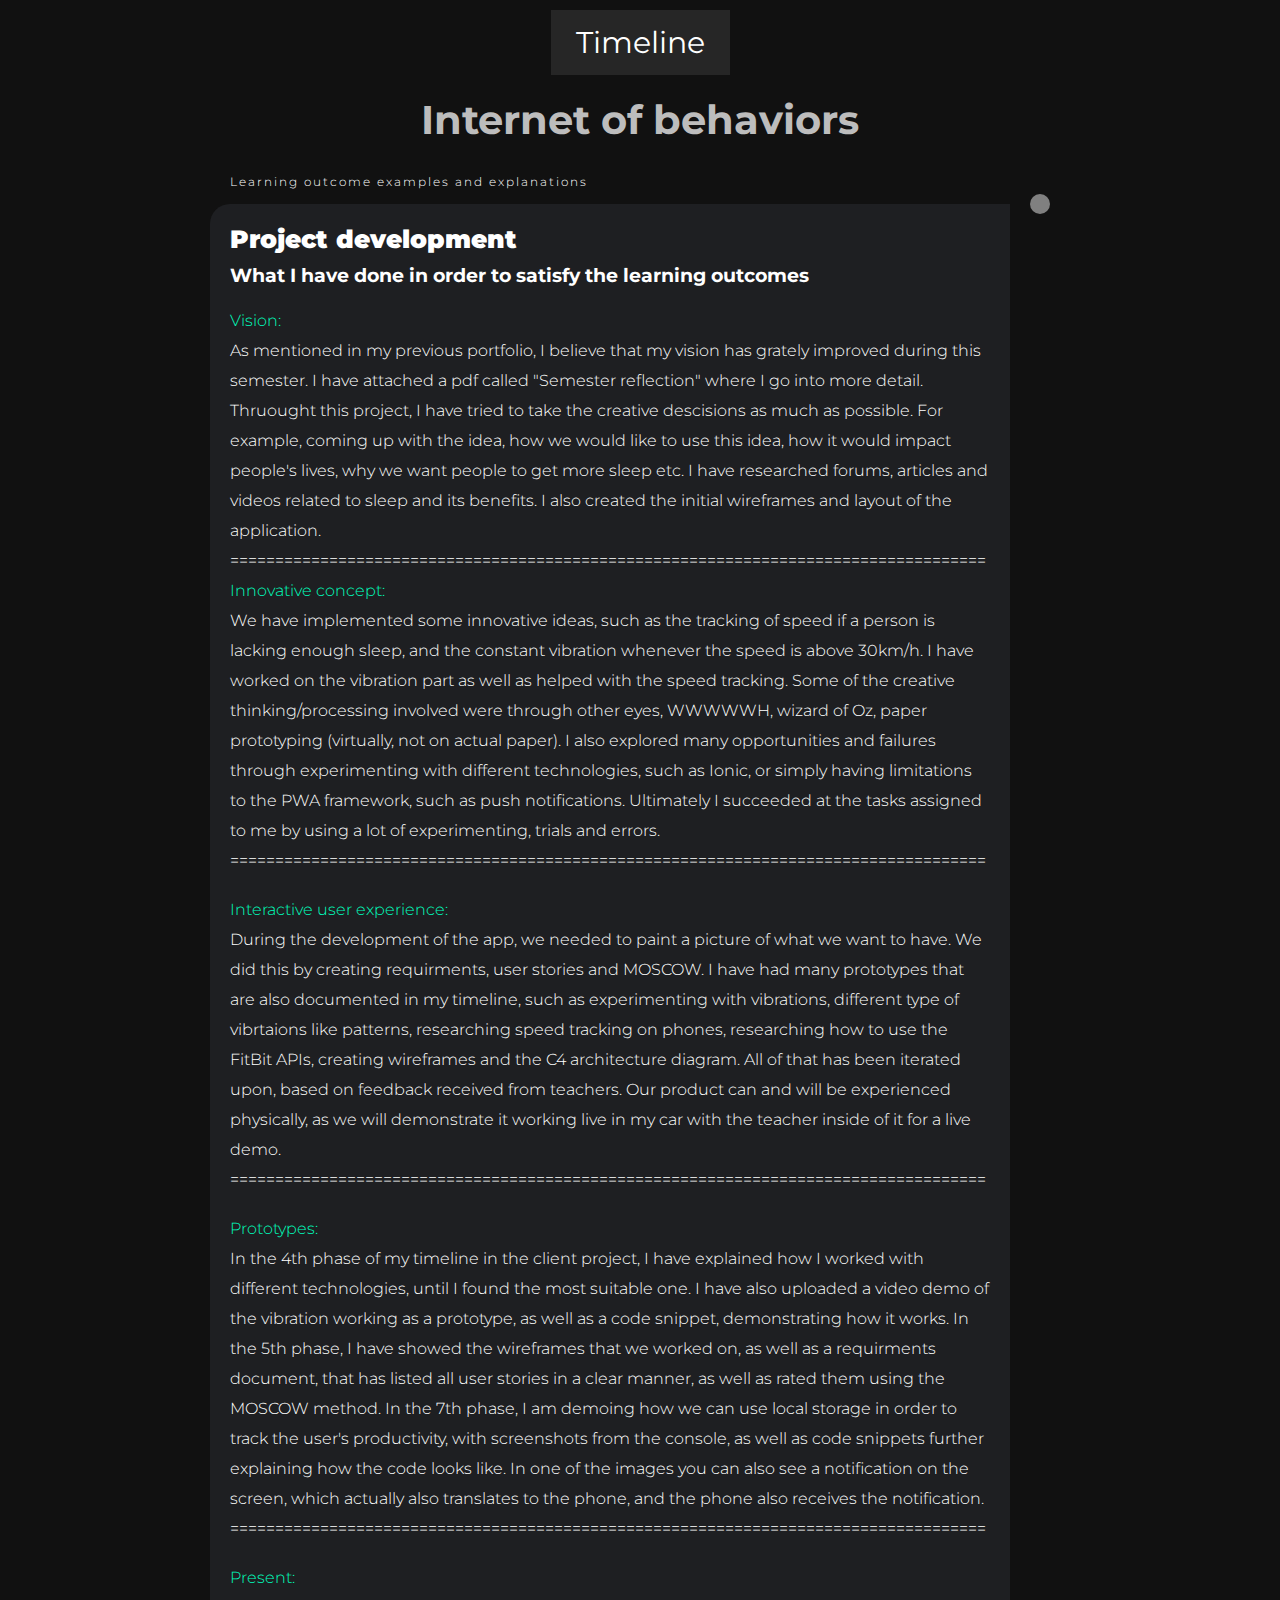
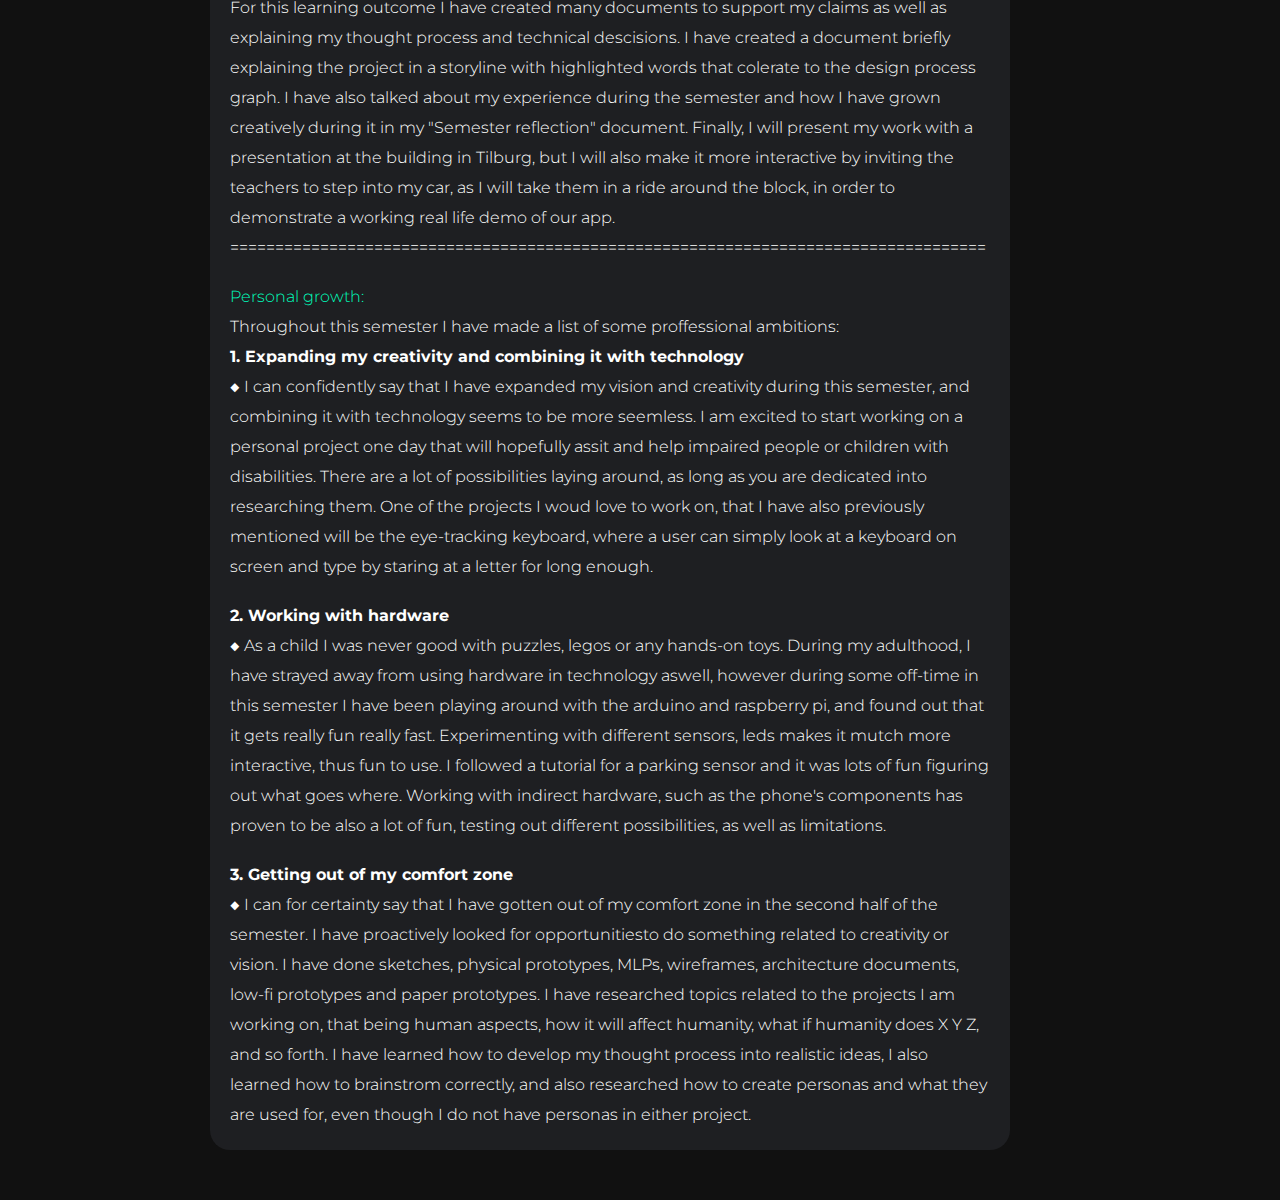
<file: project_client.html>
<!DOCTYPE html>
<html lang="en">

<head>
  <meta charset="UTF-8">
  <meta http-equiv="X-UA-Compatible" content="IE=edge">
  <meta name="viewport" content="width=device-width, initial-scale=1.0">
  <link rel="stylesheet" href="./style2.css">
  <title>Personal development</title>

  <div class="header">

    <a href="./index.html">Timeline</a>

    <div class="under_header">
      <h1>Internet of behaviors</h1>
    </div>
  </div>
  <div class="container">

    <div class="timeline">
      <ul>
        <li>
          <div class="timeline-content">
            <h3 class="date">Learning outcome examples and explanations</h3>
            <h1>Project development </h1>
            <h3>What I have done in order to satisfy the learning outcomes</h3>
            <br>
            <p style="color: rgb(0, 255, 191);">
              Vision:
            </p>
            <p>
              As mentioned in my previous portfolio, I believe that my vision has grately improved during this semester. I have attached a pdf called "Semester reflection" where I go into more detail. Thruought this project, I have tried to take the creative descisions as much as possible. For example, coming up with the idea, how we would like to use this idea, how it would impact people's lives, why we want people to get more sleep etc. I have researched forums, articles and videos related to sleep and its benefits. I also created the initial wireframes and layout of the application.
              <br>
              ====================================================================================
              <br>
            <p style="color: rgb(0, 255, 191);">
              Innovative concept:
            </p>
            <p>
              We have implemented some innovative ideas, such as the tracking of speed if a person is lacking enough sleep, and the constant vibration whenever the speed is above 30km/h. I have worked on the vibration part as well as helped with the speed tracking. Some of the creative thinking/processing involved were through other eyes, WWWWWH, wizard of Oz, paper prototyping (virtually, not on actual paper). I also explored many opportunities and failures through experimenting with different technologies, such as Ionic, or simply having limitations to the PWA framework, such as push notifications. Ultimately I succeeded at the tasks assigned to me by using a lot of experimenting, trials and errors.
              <br>
              ====================================================================================
            </p>
            <br>
            <p style="color: rgb(0, 255, 191);">
              Interactive user experience:
            </p>
            <p>
              During the development of the app, we needed to paint a picture of what we want to have. We did this by creating requirments, user stories and MOSCOW. I have had many prototypes that are also documented in my timeline, such as experimenting with vibrations, different type of vibrtaions like patterns, researching speed tracking on phones, researching how to use the FitBit APIs, creating wireframes and the C4 architecture diagram. All of that has been iterated upon, based on feedback received from teachers. Our product can and will be experienced physically, as we will demonstrate it working live in my car with the teacher inside of it for a live demo.
              <br>
              ====================================================================================
            </p>

            <br>
            <p style="color: rgb(0, 255, 191);">
              Prototypes:
            </p>
            <p>
              In the 4th phase of my timeline in the client project, I have explained how I worked with different technologies, until I found the most suitable one. I have also uploaded a video demo of the vibration working as a prototype, as well as a code snippet, demonstrating how it works. In the 5th phase, I have showed the wireframes that we worked on, as well as a requirments document, that has listed all user stories in a clear manner, as well as rated them using the MOSCOW method. In the 7th phase, I am demoing how we can use local storage in order to track the user's productivity, with screenshots from the console, as well as code snippets further explaining how the code looks like. In one of the images you can also see a notification on the screen, which actually also translates to the phone, and the phone also receives the notification.
              <br>
              ====================================================================================
            </p>
            <br>
            <p style="color: rgb(0, 255, 191);">
              Present:
            </p>
            <p>
              For this learning outcome I have created many documents to support my claims as well as explaining my thought process and technical descisions.
              I have created a document briefly explaining the project in a storyline with highlighted words that colerate to the design process graph. I have also talked about my experience during the semester and how I have grown creatively during it in my "Semester reflection" document. Finally, I will present my work with a presentation at the building in Tilburg, but I will also make it more interactive by inviting the teachers to step into my car, as I will take them in a ride around the block, in order to demonstrate a working real life demo of our app.

              <br>
            <p>
              ====================================================================================
            </p>
            </p>
            <br>
            <p style="color: rgb(0, 255, 191);">
              Personal growth:
            </p>
            <p>

              Throughout this semester I have made a list of some proffessional ambitions:
              <br>
            <p style="font-weight: bold;">1. Expanding my creativity and combining it with technology</p>

            <p>
              ◆ I can confidently say that I have expanded my vision and creativity during this semester, and combining it with technology seems to be more seemless. I am excited to start working on a personal project one day that will hopefully assit and help impaired people or children with disabilities. There are a lot of possibilities laying around, as long as you are dedicated into researching them. One of the projects I woud love to work on, that I have also previously mentioned will be the eye-tracking keyboard, where a user can simply look at a keyboard on screen and type by staring at a letter for long enough.
            </p>
            <br>
            <p>
            <p style="font-weight: bold;">2. Working with hardware</p>
            <p>
              ◆ As a child I was never good with puzzles, legos or any hands-on toys. During my adulthood, I have strayed away from using hardware in technology aswell, however during some off-time in this semester I have been playing around with the arduino and raspberry pi, and found out that it gets really fun really fast. Experimenting with different sensors, leds makes it mutch more interactive, thus fun to use. I followed a tutorial for a parking sensor and it was lots of fun figuring out what goes where. Working with indirect hardware, such as the phone's components has proven to be also a lot of fun, testing out different possibilities, as well as limitations.
              
            </p>
            
            <br>

            <p style="font-weight: bold;">3. Getting out of my comfort zone</p>
            
            <p>
              ◆ I can for certainty say that I have gotten out of my comfort zone in the second half of the semester. I have proactively looked for opportunitiesto do something related to creativity or vision. I have done sketches, physical prototypes, MLPs, wireframes, architecture documents, low-fi prototypes and paper prototypes. I have researched topics related to the projects I am working on, that being human aspects, how it will affect humanity, what if humanity does X Y Z, and so forth. I have learned how to develop my thought process into realistic ideas, I also learned how to brainstrom correctly, and also researched how to create personas and what they are used for, even though I do not have personas in either project.
            </p>


            </p>
            </p>
          </div>
</head>

<body>

</body>


</html>
</file>
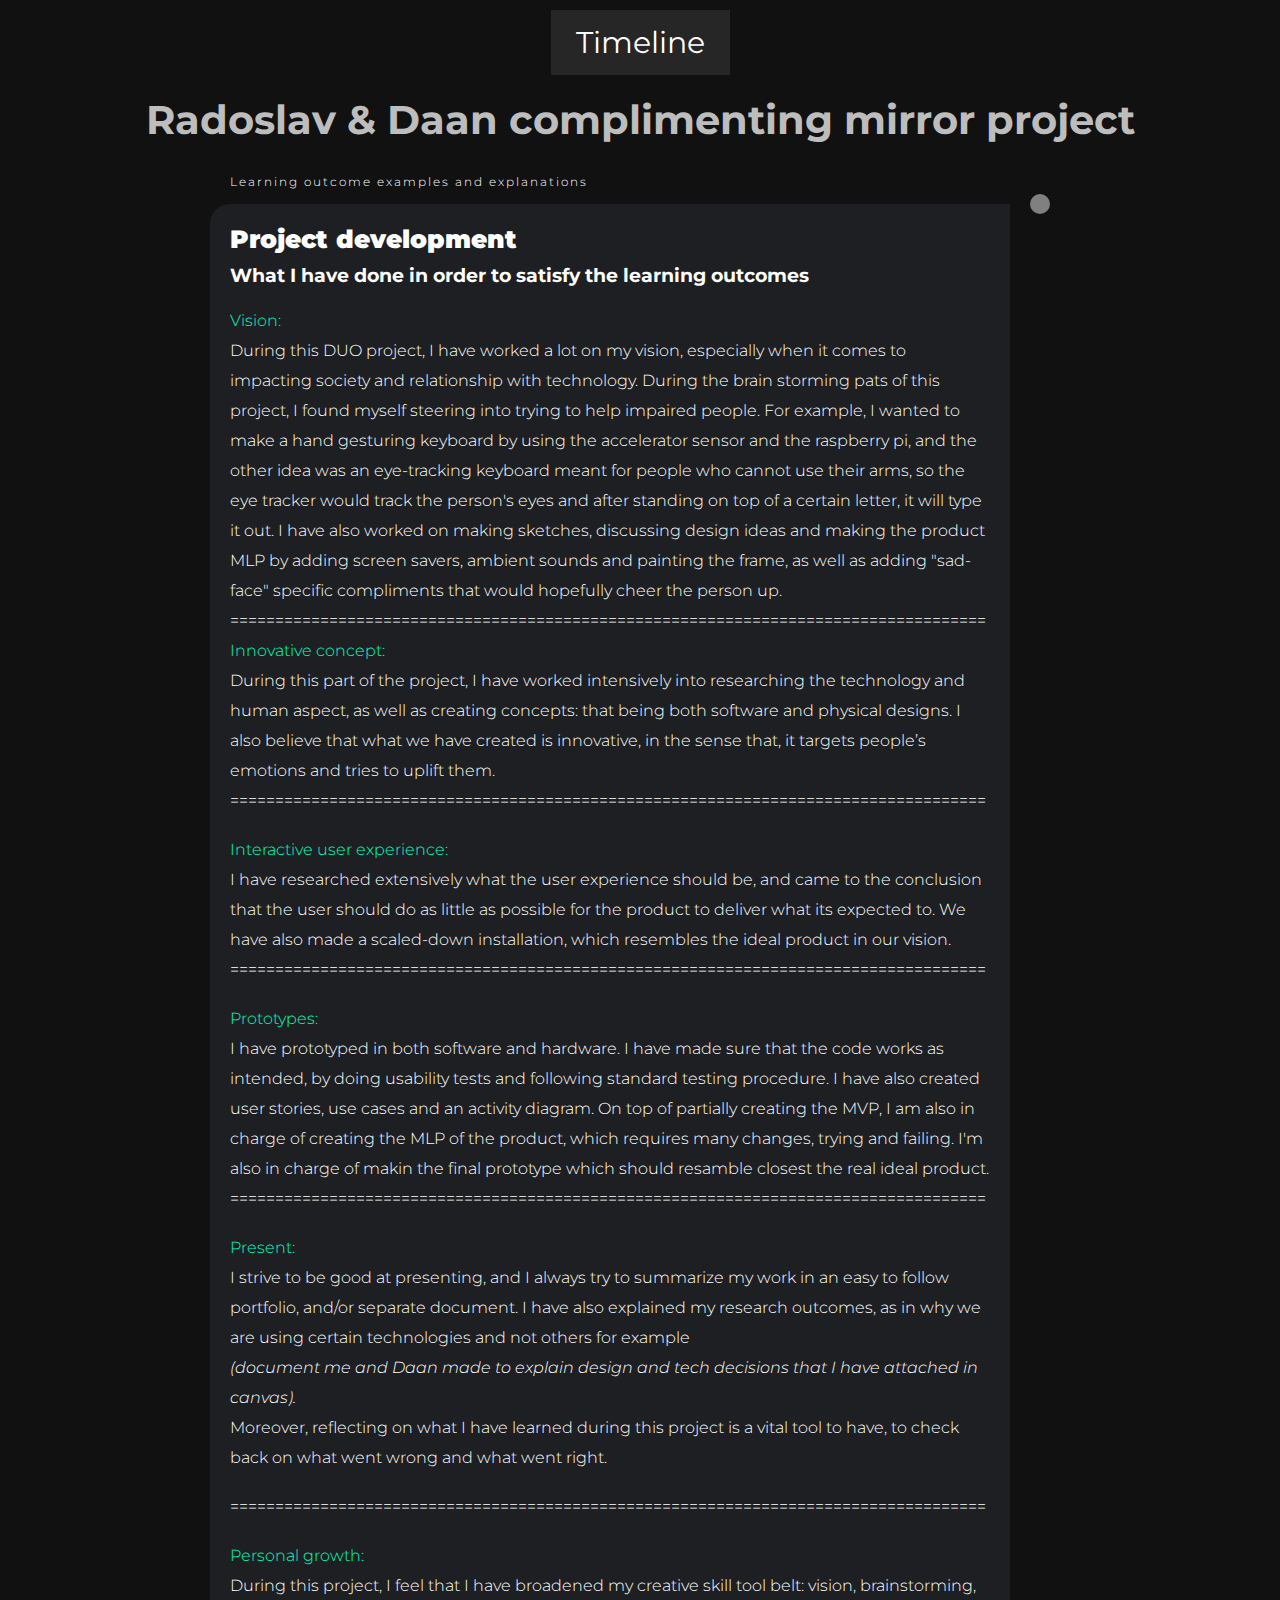
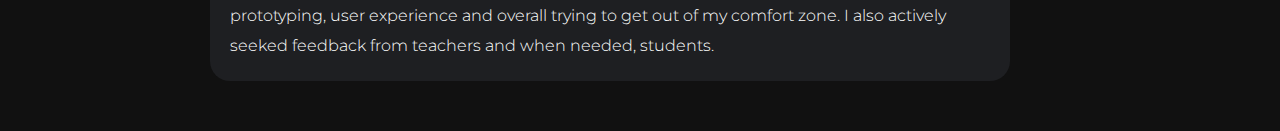
<file: project_duo.html>
<!DOCTYPE html>
<html lang="en">

<head>
  <meta charset="UTF-8">
  <meta http-equiv="X-UA-Compatible" content="IE=edge">
  <meta name="viewport" content="width=device-width, initial-scale=1.0">
  <link rel="stylesheet" href="./style2.css">
  <title>Personal development</title>

  <div class="header">

    <a href="./index.html">Timeline</a>

    <div class="under_header">
      <h1>Radoslav & Daan complimenting mirror project</h1>
    </div>
  </div>
  <div class="container">

    <div class="timeline">
      <ul>
        <li>
          <div class="timeline-content">
            <h3 class="date">Learning outcome examples and explanations</h3>
            <h1>Project development </h1>
            <h3>What I have done in order to satisfy the learning outcomes</h3>
            <br>
            <p style="color: rgb(0, 255, 191);">
              Vision:
            </p>
            <p>
              During this DUO project, I have worked a lot on my vision, especially when it comes to impacting society
              and relationship with technology. During the brain storming pats of this project, I found myself steering
              into trying to help impaired people. For example, I wanted to make a hand gesturing keyboard by using the
              accelerator sensor and the raspberry pi, and the other idea was an eye-tracking keyboard meant for people
              who cannot use their arms, so the eye tracker would track the person's eyes and after standing on top of a
              certain letter, it will type it out. I have also worked on making sketches, discussing design ideas and making
              the product MLP by adding screen savers, ambient sounds and painting the frame, as well as adding "sad-face" specific compliments that would hopefully cheer the person up.
              <br>
              ====================================================================================
              <br>
            <p style="color: rgb(0, 255, 191);">
              Innovative concept:
            </p>
            <p>
              During this part of the project, I have worked intensively into researching the technology and human
              aspect, as well as creating concepts: that being both software and physical designs. I also believe that what we
              have created is innovative, in the sense that, it targets people’s emotions and tries to uplift them.
              <br>
              ====================================================================================
            </p>
            <br>
            <p style="color: rgb(0, 255, 191);">
              Interactive user experience:
            </p>
            <p>
              I have researched extensively what the user experience should be, and came to the conclusion that the user
              should do as little as possible for the product to deliver what its expected to. We have also made a
              scaled-down installation, which resembles the ideal product in our vision.
              <br>
              ====================================================================================
            </p>

            <br>
            <p style="color: rgb(0, 255, 191);">
              Prototypes:
            </p>
            <p>
              I have prototyped in both software and hardware. I have made sure that the code works as intended, by
              doing usability tests and following standard testing procedure. I have also created user stories, use
              cases and an activity diagram. On top of partially creating the MVP, I am also in charge of creating the MLP
              of the product, which requires many changes, trying and failing. I'm also in charge of makin the final prototype which should resamble closest the real ideal product. 
              <br>
              ====================================================================================
            </p>
            <br>
            <p style="color: rgb(0, 255, 191);">
              Present:
            </p>
            <p>
              I strive to be good at presenting, and I always try to summarize my work in an easy to follow portfolio,
              and/or separate document. I have also explained my research outcomes, as in why we are using certain
              technologies and not others for example <p style="font-style: italic;">(document me and Daan made to explain design and tech decisions that I have attached in canvas).</p> 
              <p>
                Moreover, reflecting on what I have learned during this project
                is a vital tool to have, to check back on what went wrong and what went right.
              </p>
              

              <br>
              <p>
                ====================================================================================
              </p>
            </p>
            <br>
            <p style="color: rgb(0, 255, 191);">
              Personal growth:
            </p>
            <p>
              During this project, I feel that I have broadened my creative skill tool belt: vision,
              brainstorming, prototyping, user experience and overall trying to get out of my comfort zone. I also
              actively seeked feedback from teachers and when needed, students.
            </p>
          </div>
</head>

<body>

</body>


</html>
</file>
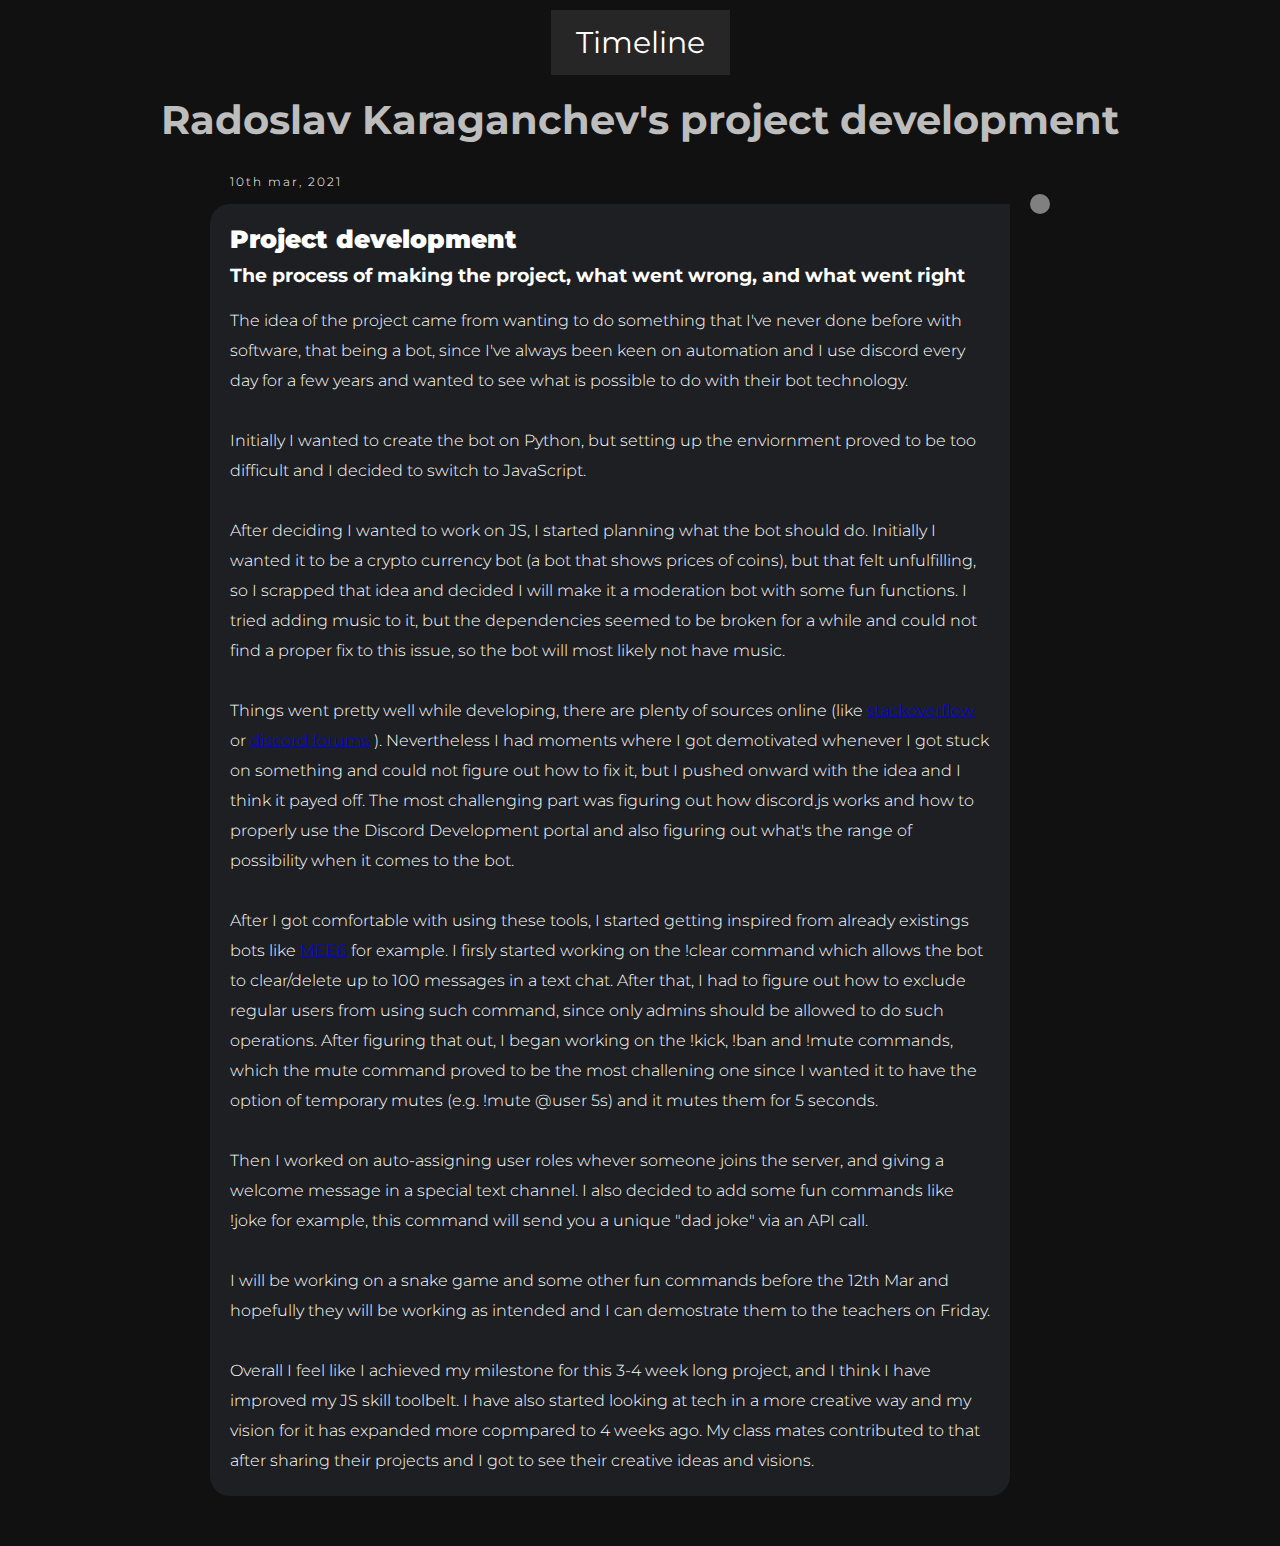
<file: projectdev.html>
<!DOCTYPE html>
<html lang="en">
<head>
    <meta charset="UTF-8">
    <meta http-equiv="X-UA-Compatible" content="IE=edge">
    <meta name="viewport" content="width=device-width, initial-scale=1.0">
    <link rel="stylesheet" href="./style2.css">
    <title>Personal development</title>
    
    <div class="header">
      
        <a href="./index.html">Timeline</a> 
        
        <div class="under_header">
            <h1>Radoslav Karaganchev's project development</h1>
        </div>
      </div>
    <div class="container">

        <div class="timeline">
          <ul>
            <li>
              <div class="timeline-content">
                <h3 class="date">10th mar, 2021</h3>
                <h1>Project development </h1>
                <h3>The process of making the project, what went wrong, and what went right</h3>
                <br>
                <p>
                    The idea of the project came from wanting to do something that I've never done before with software, that being a bot, since I've always been keen on automation and I use discord every day for a few years and wanted to see what is possible to do with their bot technology.
                    <br>
                    <br>
                    Initially I wanted to create the bot on Python, but setting up the enviornment proved to be too difficult and I decided to switch to JavaScript.
                    <br>
                    <br>
                    After deciding I wanted to work on JS, I started planning what the bot should do. Initially I wanted it to be a crypto currency bot (a bot that shows prices of coins), but that felt unfulfilling, so I scrapped that idea and decided I will make it a moderation bot with some fun functions. I tried adding music to it, but the dependencies seemed to be broken for a while and could not find a proper fix to this issue, so the bot will most likely not have music. 
                    <br>
                    <br>
                    Things went pretty well while developing, there are plenty of sources online (like <a href="https://stackoverflow.com/">stackoverflow</a>  or <a href="https://dbotmaker.io/forums/">discord forums</a> ). Nevertheless I had moments where I got demotivated whenever I got stuck on something and could not figure out how to fix it, but I pushed onward with the idea and I think it payed off. The most challenging part was figuring out how discord.js works and how to properly use the Discord Development portal and also figuring out what's the range of possibility when it comes to the bot. 
                    <br>
                    <br>
                    After I got comfortable with using these tools, I started getting inspired from already existings bots like <a href="https://mee6.xyz/">MEE6</a> for example. I firsly started working on the !clear command which allows the bot to clear/delete up to 100 messages in a text chat. After that, I had to figure out how to exclude regular users from using such command, since only admins should be allowed to do such operations. After figuring that out, I began working on the !kick, !ban and !mute commands, which the mute command proved to be the most challening one since I wanted it to have the option of temporary mutes (e.g. !mute @user 5s) and it mutes them for 5 seconds.
                    <br>
                    <br>
                    Then I worked on auto-assigning user roles whever someone joins the server, and giving a welcome message in a special text channel. I also decided to add some fun commands like !joke for example, this command will send you a unique "dad joke" via an API call. 
                    <br>
                    <br>
                    I will be working on a snake game and some other fun commands before the 12th Mar and hopefully they will be working as intended and I can demostrate them to the teachers on Friday.
                    <br>
                    <br>
                    Overall I feel like I achieved my milestone for this 3-4 week long project, and I think I have improved my JS skill toolbelt. I have also started looking at tech in a more creative way and my vision for it has expanded more copmpared to 4 weeks ago. My class mates contributed to that after sharing their projects and I got to see their creative ideas and visions.
                </p>
      </div>
</head>
<body>
    
</body>


</html>
</file>
<file: style.css>
@import url("https://fonts.googleapis.com/css2?family=Montserrat:wght@300;500&display=swap");
* {
  margin: 0;
  padding: 0;
  box-sizing: border-box;
}
html {
  font-family: "Montserrat";
}
.header {
  padding: 60px;
  text-align: center;
  background: #111;
  color: rgba(255, 255, 255, 0.671);
  font-size: 30px;
}
.container {
  min-height: 100vh;
  width: 100%;
  display: flex;
  align-items: center;
  justify-content: center;
  padding: 10px 0;
  background-color: #111;
}
.timeline {
  width: 80%;
  height: auto;
  max-width: 800px;
  margin: 0 auto;
  position: relative;
}

.timeline ul {
  list-style: none;
}
.timeline ul li {
  padding: 20px;
  background-color: #1e1f22;
  color: white;
  border-radius: 10px;
  margin-bottom: 20px;
}
.timeline ul li:last-child {
  margin-bottom: 0;
}
.container h4{
  font-weight: 500;
  font-size: 25px;
  line-height: 30px;
  margin-bottom: 10px;
  color: white;
}
.timeline-content h1 {
  font-weight: 500;
  font-size: 25px;
  line-height: 30px;
  margin-bottom: 10px;
}
.timeline-content p {
  font-size: 16px;
  line-height: 30px;
  font-weight: 300;
}
.timeline-content .date {
  font-size: 12px;
  font-weight: 300;
  margin-bottom: 10px;
  letter-spacing: 2px;
}
@media only screen and (min-width: 768px) {
  .timeline:before {
    content: "";
    position: absolute;
    top: 0;
    left: 50%;
    transform: translateX(-50%);
    width: 2px;
    height: 100%;
    background-color: gray;
  }
  .timeline ul li {
    width: 50%;
    position: relative;
    margin-bottom: 50px;
  }
  .timeline ul li:nth-child(odd) {
    float: left;
    clear: right;
    transform: translateX(-30px);
    border-radius: 20px 0px 20px 20px;
  }
  .timeline ul li:nth-child(even) {
    float: right;
    clear: left;
    transform: translateX(30px);
    border-radius: 0px 20px 20px 20px;
  }
  .timeline ul li::before {
    content: "";
    position: absolute;
    height: 20px;
    width: 20px;
    border-radius: 50%;
    background-color: gray;
    top: 0px;
  }
  .timeline ul li:nth-child(odd)::before {
    transform: translate(50%, -50%);
    right: -30px;
  }
  .timeline ul li:nth-child(even)::before {
    transform: translate(-50%, -50%);
    left: -30px;
  }
  .timeline-content .date {
    position: absolute;
    top: -30px;
  }
  .timeline ul li:hover::before {
    background-color: aqua;
  }
  .header a:link, a:visited {
    background-color: rgba(128, 128, 128, 0.192);
    color: white;
    padding: 14px 25px;
    text-align: center;
    text-decoration: none;
    display: inline-block;
  }
  
 .header, a:hover, a:active {
    background-color: #111;
  }
  footer a:link, a:visited {
    background-color: rgba(128, 128, 128, 0.192);
    color: white;
    padding: 14px 25px;
    text-align: center;
    text-decoration: none;
    display: inline-block;
  }
  
 foorer, a:hover, a:active {
    background-color: grey;
  }

  .under_header h1{
    color: rgb(189, 189, 189);
    padding-top: 20px;
    font-size: 40px;
  }
footer {
  padding: 60px;
  text-align: center;
  background: #111;
  color: rgba(255, 255, 255, 0.671);
  font-size: 30px;
}

.imageContainer > img:hover {
  width: 200%;
  height: 200%;
  cursor: pointer;
}
.imageContainerProposition > img:hover {
  width: 240%;
  height: 240%;
  cursor: pointer;
}
}
</file>
<file: style2.css>
@import url("https://fonts.googleapis.com/css2?family=Montserrat:wght@300;500&display=swap");
* {
  margin: 0;
  padding: 0;
  box-sizing: border-box;
}
html {
  font-family: "Montserrat";
}
.container {
  min-height: 100vh;
  width: 100%;
  display: flex;
  align-items: center;
  justify-content: center;
  padding: 50px 0;
  background-color: #111;
}
.timeline {
  width: 80%;
  height: auto;
  max-width: 800px;
  margin: 0 auto;
  position: relative;
}

.timeline ul {
  list-style: none;
}
.timeline ul li {
  padding: 20px;
  background-color: #1e1f22;
  color: white;
  border-radius: 10px;
  margin-bottom: 20px;
}
.timeline ul li:last-child {
  margin-bottom: 0;
}
.container h4{
  font-weight: 500;
  font-size: 25px;
  line-height: 30px;
  margin-bottom: 10px;
  color: white;
}
.timeline-content h1 {
  font-weight: 900;
  font-size: 25px;
  line-height: 30px;
  margin-bottom: 10px;
}
.timeline-content p {
  font-size: 16px;
  line-height: 30px;
  font-weight: 300;
}
.timeline-content .date {
  font-size: 12px;
  font-weight: 300;
  margin-bottom: 10px;
  letter-spacing: 2px;
}
@media only screen and (min-width: 768px) {
  .timeline:before {
    content: "";
    position: absolute;
    top: 0;
    left: 50%;
    transform: translateX(-50%);
    width: 2px;
    height: 100%;
    background-color: gray;
  }
  .timeline ul li {
    width: 100%;
    position: relative;
    margin-bottom: 50px;
  }
  .timeline ul li:nth-child(odd) {
    float: left;
    clear: right;
    transform: translateX(-30px);
    border-radius: 20px 0px 20px 20px;
  }
  .timeline ul li:nth-child(even) {
    float: right;
    clear: left;
    transform: translateX(30px);
    border-radius: 0px 20px 20px 20px;
  }
  .timeline ul li::before {
    content: "";
    position: absolute;
    height: 20px;
    width: 20px;
    border-radius: 50%;
    background-color: gray;
    top: 0px;
  }
  .timeline ul li:nth-child(odd)::before {
    transform: translate(50%, -50%);
    right: -30px;
  }
  .timeline ul li:nth-child(even)::before {
    transform: translate(-50%, -50%);
    left: -30px;
  }
  .timeline-content .date {
    position: absolute;
    top: -30px;
  }
  .timeline ul li:hover::before {
    background-color: aqua;
  }

.header a:link, a:visited {
    background-color: rgba(128, 128, 128, 0.192);
    color: white;
    padding: 14px 25px;
    text-align: center;
    text-decoration: none;
    display: inline-block;
  }
  
 .header a:hover, a:active {
    background-color: grey;
  }
  .header {
    padding: 10px;
    text-align: center;
    background: #111;
    color: rgba(255, 255, 255, 0.671);
    font-size: 30px;
  }

.under_header h1{
  color: rgb(189, 189, 189);
  padding-top: 20px;
  font-size: 40px;
}


}
</file>
